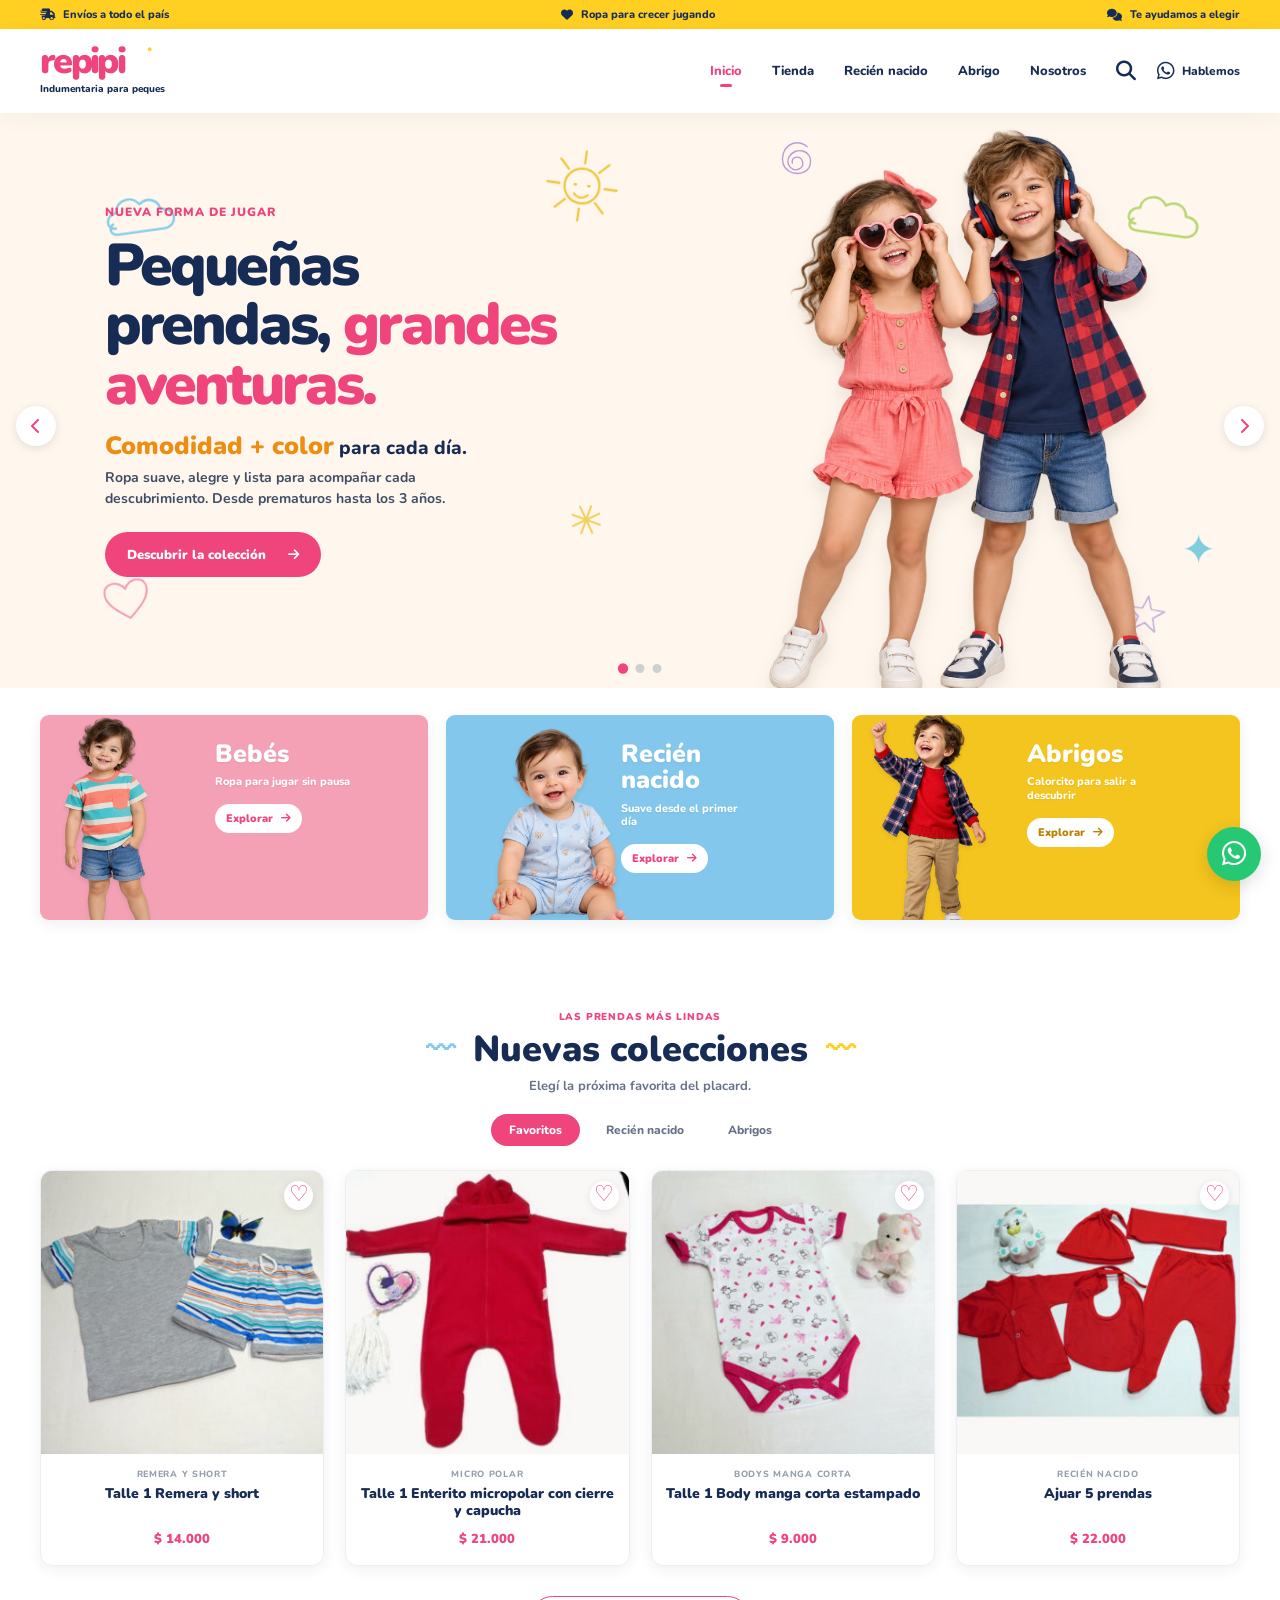
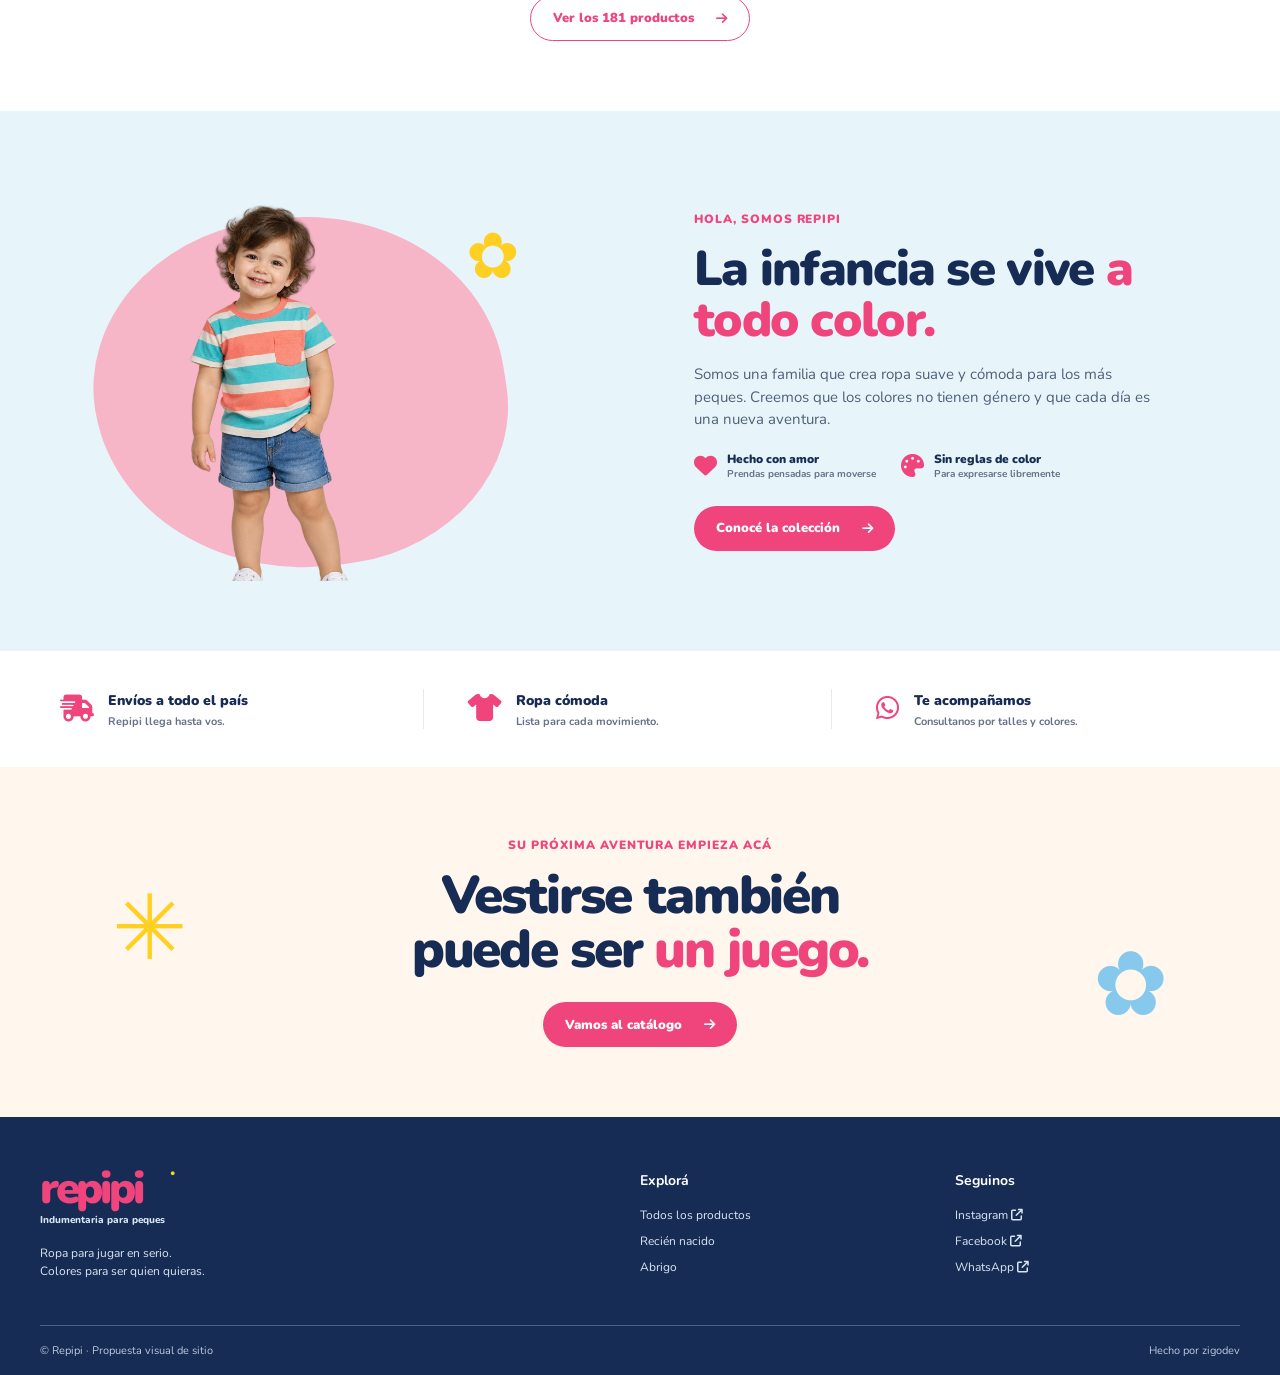
<file: index.html>
<!doctype html>
<html lang="es">
<head>
  <meta charset="utf-8"><meta name="viewport" content="width=device-width, initial-scale=1">
  <meta name="description" content="Repipi: ropa cómoda, colorida y divertida para bebés y peques. Descubrí prendas para jugar y crecer a tu manera.">
  <meta property="og:title" content="Repipi · Ropa divertida para peques">
  <title>Repipi · Ropa divertida para peques</title>
  <link rel="preconnect" href="https://fonts.googleapis.com"><link rel="preconnect" href="https://fonts.gstatic.com" crossorigin>
  <link href="https://fonts.googleapis.com/css2?family=Nunito:wght@400;500;600;700;800;900&display=swap" rel="stylesheet">
  <link rel="stylesheet" href="https://cdnjs.cloudflare.com/ajax/libs/font-awesome/6.6.0/css/all.min.css">
  <link rel="stylesheet" href="styles.css"><script src="products.js" defer></script><script src="main.js" defer></script>
</head>
<body data-page="home">
  <div class="announcement"><span><i class="fa-solid fa-truck-fast" aria-hidden="true"></i> Envíos a todo el país</span><span><i class="fa-solid fa-heart" aria-hidden="true"></i> Ropa para crecer jugando</span><span><i class="fa-solid fa-comments" aria-hidden="true"></i> Te ayudamos a elegir</span></div>
  <header class="site-header">
    <a class="wordmark" href="index.html" aria-label="Repipi, inicio">repipi<span>●</span><small>Indumentaria para peques</small></a>
    <nav class="desktop-nav" aria-label="Navegación principal"><a class="active" href="index.html">Inicio</a><a href="productos.html">Tienda</a><a href="productos.html?categoria=Recién%20nacido">Recién nacido</a><a href="productos.html?categoria=Abrigo">Abrigo</a><a href="#nosotros">Nosotros</a></nav>
    <div class="header-actions"><a class="header-search" href="productos.html" aria-label="Buscar productos"><i class="fa-solid fa-magnifying-glass" aria-hidden="true"></i></a><a class="header-whatsapp" href="https://wa.me/5491153770927" target="_blank" rel="noopener noreferrer" aria-label="Consultar por WhatsApp"><i class="fa-brands fa-whatsapp" aria-hidden="true"></i><span>Hablemos</span></a><button class="menu-toggle" type="button" aria-label="Abrir menú" aria-expanded="false"><i class="fa-solid fa-bars" aria-hidden="true"></i></button></div>
  </header>
  <nav class="mobile-nav" aria-label="Menú móvil" hidden><a href="index.html">Inicio</a><a href="productos.html">Tienda</a><a href="productos.html?categoria=Recién%20nacido">Recién nacido</a><a href="productos.html?categoria=Abrigo">Abrigo</a><a href="#nosotros">Nosotros</a></nav>
  <main>
    <section class="hero" aria-label="Presentación de Repipi">
      <div class="hero-main wrap">
        <div class="hero-copy fade-in"><p class="eyebrow" id="hero-eyebrow">NUEVA FORMA DE JUGAR</p><h1 id="hero-title">Pequeñas<br>prendas, <em>grandes<br>aventuras.</em></h1><p class="hero-highlight"><strong>Comodidad + color</strong> para cada día.</p><p class="hero-desc" id="hero-desc">Ropa suave, alegre y lista para acompañar cada descubrimiento. Desde prematuros hasta los 3 años.</p><a class="btn btn-pink" id="hero-cta" href="productos.html">Descubrir la colección <i class="fa-solid fa-arrow-right" aria-hidden="true"></i></a></div>
        <div class="hero-art fade-in"><img class="hero-kids" id="hero-image" src="assets/children/hero-duo.png" alt="Dos peques con ropa colorida disfrutando de la música"></div>
        <svg class="doodle doodle-cloud-left" viewBox="0 0 100 65" aria-hidden="true"><path d="M18 48C4 47 7 29 21 28c2-17 23-20 31-7 12-9 25-1 26 10 21 0 20 24 2 25H20c-9 0-12-9-5-14"/></svg>
        <svg class="doodle doodle-sun" viewBox="0 0 100 100" aria-hidden="true"><circle cx="50" cy="50" r="23"/><path d="M50 4v16M50 80v16M4 50h16M80 50h16M18 18l12 12m40 40 12 12m0-64L70 30M30 70 18 82"/><path d="M40 49h2m16 0h2M41 61c5 6 13 6 18 0"/></svg>
        <svg class="doodle doodle-heart" viewBox="0 0 90 80" aria-hidden="true"><path d="M45 70C27 56 10 42 12 26c2-16 23-18 33-2 10-16 31-14 33 2 2 16-15 30-33 44Z"/></svg>
        <svg class="doodle doodle-star" viewBox="0 0 90 90" aria-hidden="true"><path d="m45 8 9 26 28 1-22 17 8 27-23-16-23 16 8-27L8 35l28-1Z"/></svg>
        <svg class="doodle doodle-swirl" viewBox="0 0 100 100" aria-hidden="true"><path d="M72 23C43 0 11 28 20 61c8 26 54 29 59-1 5-31-34-37-46-15-9 17 7 35 23 26 12-7 6-25-6-25-8 0-12 6-10 13"/></svg>
        <svg class="doodle doodle-cloud-right" viewBox="0 0 100 65" aria-hidden="true"><path d="M18 48C4 47 7 29 21 28c2-17 23-20 31-7 12-9 25-1 26 10 21 0 20 24 2 25H20c-9 0-12-9-5-14"/></svg>
        <span class="hero-spark spark-one" aria-hidden="true">✳</span><span class="hero-spark spark-two" aria-hidden="true">✦</span>
      </div>
      <button class="hero-arrow hero-prev" type="button" aria-label="Anterior propuesta"><i class="fa-solid fa-chevron-left" aria-hidden="true"></i></button><button class="hero-arrow hero-next" type="button" aria-label="Siguiente propuesta"><i class="fa-solid fa-chevron-right" aria-hidden="true"></i></button>
      <div class="hero-dots" aria-label="Elegir propuesta"><button class="active" type="button" aria-label="Ver propuesta 1" aria-pressed="true"></button><button type="button" aria-label="Ver propuesta 2" aria-pressed="false"></button><button type="button" aria-label="Ver propuesta 3" aria-pressed="false"></button></div>
    </section>
    <section class="category-section" id="categorias"><div class="wrap category-grid"><a class="category-card cat-bebes fade-in" href="productos.html?categoria=Bebés"><img src="assets/children/category-bebes.png" alt="Peque con remera a rayas"><span class="category-copy"><strong>Bebés</strong><small>Ropa para jugar sin pausa</small><span>Explorar <i class="fa-solid fa-arrow-right" aria-hidden="true"></i></span></span></a><a class="category-card cat-nacido fade-in" href="productos.html?categoria=Recién%20nacido"><img src="assets/children/category-recien-nacido.png" alt="Bebé con enterito celeste"><span class="category-copy"><strong>Recién<br>nacido</strong><small>Suave desde el primer día</small><span>Explorar <i class="fa-solid fa-arrow-right" aria-hidden="true"></i></span></span></a><a class="category-card cat-abrigo fade-in" href="productos.html?categoria=Abrigo"><img src="assets/children/category-abrigo.png" alt="Peque con abrigo a cuadros"><span class="category-copy"><strong>Abrigos</strong><small>Calorcito para salir a descubrir</small><span>Explorar <i class="fa-solid fa-arrow-right" aria-hidden="true"></i></span></span></a></div></section>
    <section class="featured-section section-pad"><div class="wrap"><div class="section-heading centered fade-in"><p class="eyebrow">LAS PRENDAS MÁS LINDAS</p><h2><span class="heading-squiggle">〰</span> Nuevas colecciones <span class="heading-squiggle">〰</span></h2><p>Elegí la próxima favorita del placard.</p></div><div class="collection-tabs fade-in" role="group" aria-label="Filtrar colección destacada"><button class="active" type="button" data-feature="favoritos" aria-pressed="true">Favoritos</button><button type="button" data-feature="recien" aria-pressed="false">Recién nacido</button><button type="button" data-feature="abrigo" aria-pressed="false">Abrigos</button></div><div class="product-grid featured-grid" id="featured-products"></div><div class="center-cta fade-in"><a class="btn btn-outline" href="productos.html">Ver los 181 productos <i class="fa-solid fa-arrow-right" aria-hidden="true"></i></a></div></div></section>
    <section class="manifesto section-pad" id="nosotros"><div class="wrap manifesto-layout"><div class="manifesto-art fade-in"><span class="manifesto-blob"></span><img src="assets/children/category-bebes.png" alt="Peque con ropa colorida de inspiración Repipi"><span class="manifesto-flower" aria-hidden="true">✿</span></div><div class="manifesto-copy fade-in"><p class="eyebrow">HOLA, SOMOS REPIPI</p><h2>La infancia se vive <em>a todo color.</em></h2><p>Somos una familia que crea ropa suave y cómoda para los más peques. Creemos que los colores no tienen género y que cada día es una nueva aventura.</p><div class="manifesto-points"><div><i class="fa-solid fa-heart" aria-hidden="true"></i><span><strong>Hecho con amor</strong><small>Prendas pensadas para moverse</small></span></div><div><i class="fa-solid fa-palette" aria-hidden="true"></i><span><strong>Sin reglas de color</strong><small>Para expresarse libremente</small></span></div></div><a class="btn btn-pink" href="productos.html">Conocé la colección <i class="fa-solid fa-arrow-right" aria-hidden="true"></i></a></div></div></section>
    <section class="benefits"><div class="wrap benefits-grid"><div class="benefit fade-in"><i class="fa-solid fa-truck-fast" aria-hidden="true"></i><div><strong>Envíos a todo el país</strong><p>Repipi llega hasta vos.</p></div></div><div class="benefit fade-in"><i class="fa-solid fa-shirt" aria-hidden="true"></i><div><strong>Ropa cómoda</strong><p>Lista para cada movimiento.</p></div></div><div class="benefit fade-in"><i class="fa-brands fa-whatsapp" aria-hidden="true"></i><div><strong>Te acompañamos</strong><p>Consultanos por talles y colores.</p></div></div></div></section>
    <section class="last-cta section-pad"><div class="wrap fade-in"><span class="cta-doodle">✳</span><p class="eyebrow">SU PRÓXIMA AVENTURA EMPIEZA ACÁ</p><h2>Vestirse también<br>puede ser <em>un juego.</em></h2><a class="btn btn-pink" href="productos.html">Vamos al catálogo <i class="fa-solid fa-arrow-right" aria-hidden="true"></i></a><span class="cta-flower">✿</span></div></section>
  </main>
  <footer class="site-footer"><div class="wrap footer-main"><div><a class="wordmark footer-wordmark" href="index.html">repipi<span>●</span><small>Indumentaria para peques</small></a><p>Ropa para jugar en serio.<br>Colores para ser quien quieras.</p></div><div><strong>Explorá</strong><a href="productos.html">Todos los productos</a><a href="productos.html?categoria=Recién%20nacido">Recién nacido</a><a href="productos.html?categoria=Abrigo">Abrigo</a></div><div><strong>Seguinos</strong><a href="https://www.instagram.com/repipibebes/" target="_blank" rel="noopener noreferrer">Instagram <i class="fa-solid fa-arrow-up-right-from-square" aria-hidden="true"></i></a><a href="https://www.facebook.com/repipibebes/" target="_blank" rel="noopener noreferrer">Facebook <i class="fa-solid fa-arrow-up-right-from-square" aria-hidden="true"></i></a><a href="https://wa.me/5491153770927" target="_blank" rel="noopener noreferrer">WhatsApp <i class="fa-solid fa-arrow-up-right-from-square" aria-hidden="true"></i></a></div></div><div class="wrap footer-bottom"><span>© Repipi · Propuesta visual de sitio</span><span>Hecho por <a href="https://zigodev.com.ar" target="_blank" rel="noopener noreferrer">zigodev</a></span></div></footer>
  <a class="floating-wa" href="https://wa.me/5491153770927" target="_blank" rel="noopener noreferrer" aria-label="Consultar a Repipi por WhatsApp"><i class="fa-brands fa-whatsapp" aria-hidden="true"></i></a>
</body></html>
</file>
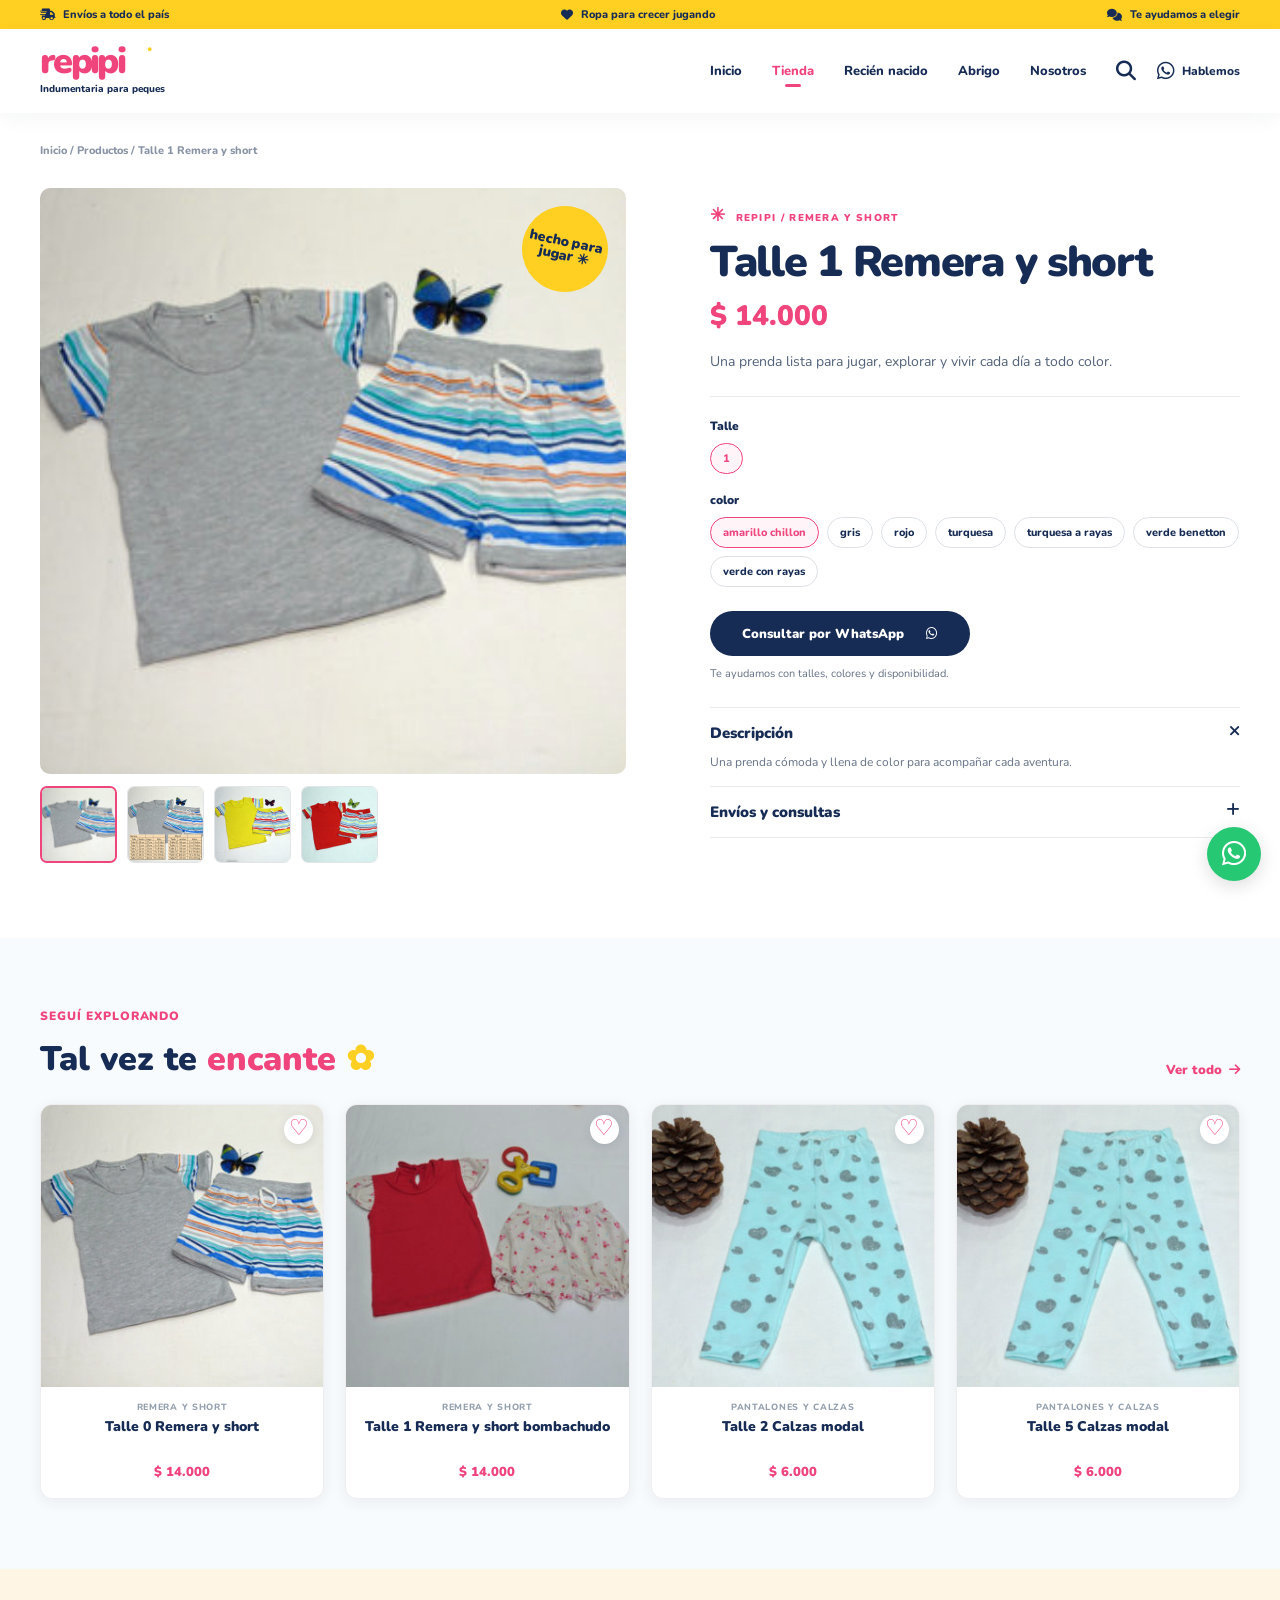
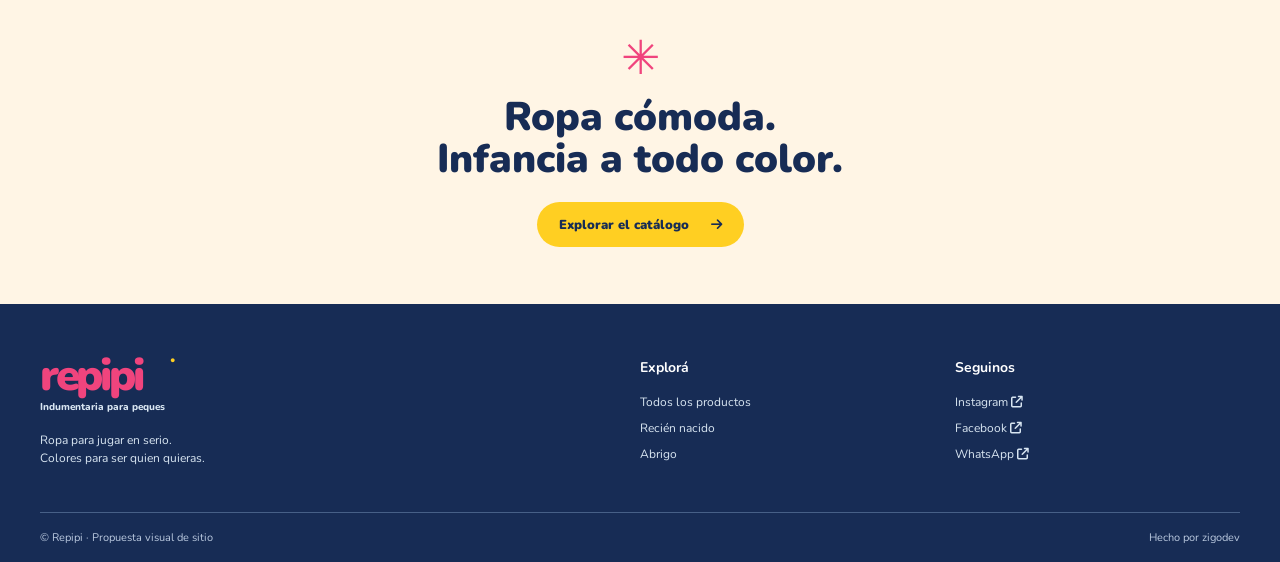
<file: producto.html>
<!doctype html><html lang="es"><head><meta charset="utf-8"><meta name="viewport" content="width=device-width, initial-scale=1"><meta name="description" content="Descubrí cada detalle de los productos Repipi, indumentaria cómoda y divertida para los más peques."><meta property="og:title" content="Detalle de producto · Repipi"><title>Detalle de producto · Repipi</title><link rel="preconnect" href="https://fonts.googleapis.com"><link rel="preconnect" href="https://fonts.gstatic.com" crossorigin><link href="https://fonts.googleapis.com/css2?family=Nunito:wght@400;500;600;700;800;900&display=swap" rel="stylesheet"><link rel="stylesheet" href="https://cdnjs.cloudflare.com/ajax/libs/font-awesome/6.6.0/css/all.min.css"><link rel="stylesheet" href="styles.css"><script src="products.js" defer></script><script src="main.js" defer></script></head><body data-page="product">
<div class="announcement"><span><i class="fa-solid fa-truck-fast" aria-hidden="true"></i> Envíos a todo el país</span><span><i class="fa-solid fa-heart" aria-hidden="true"></i> Ropa para crecer jugando</span><span><i class="fa-solid fa-comments" aria-hidden="true"></i> Te ayudamos a elegir</span></div>
<header class="site-header"><a class="wordmark" href="index.html" aria-label="Repipi, inicio">repipi<span>●</span><small>Indumentaria para peques</small></a><nav class="desktop-nav" aria-label="Navegación principal"><a href="index.html">Inicio</a><a class="active" href="productos.html">Tienda</a><a href="productos.html?categoria=Recién%20nacido">Recién nacido</a><a href="productos.html?categoria=Abrigo">Abrigo</a><a href="index.html#nosotros">Nosotros</a></nav><div class="header-actions"><a class="header-search" href="productos.html" aria-label="Buscar productos"><i class="fa-solid fa-magnifying-glass" aria-hidden="true"></i></a><a class="header-whatsapp" href="https://wa.me/5491153770927" target="_blank" rel="noopener noreferrer" aria-label="Consultar por WhatsApp"><i class="fa-brands fa-whatsapp" aria-hidden="true"></i><span>Hablemos</span></a><button class="menu-toggle" type="button" aria-label="Abrir menú" aria-expanded="false"><i class="fa-solid fa-bars" aria-hidden="true"></i></button></div></header>
<nav class="mobile-nav" aria-label="Menú móvil" hidden><a href="index.html">Inicio</a><a href="productos.html">Tienda</a><a href="productos.html?categoria=Recién%20nacido">Recién nacido</a><a href="productos.html?categoria=Abrigo">Abrigo</a><a href="index.html#nosotros">Nosotros</a></nav>
<main><section class="product-detail wrap"><p class="breadcrumbs fade-in"><a href="index.html">Inicio</a> / <a href="productos.html">Productos</a> / <span id="crumb-name">Detalle</span></p><div class="detail-layout"><div class="detail-gallery fade-in"><div class="main-image-frame"><img id="main-product-image" src="assets/hero-conjunto.jpg" alt="Producto Repipi"><span class="gallery-sticker">hecho para<br>jugar ✳</span></div><div class="thumb-row" id="gallery-thumbs"></div></div><div class="detail-copy fade-in"><div class="detail-eyebrow"><span>✳</span> REPIPI / <span id="product-category">BEBÉS</span></div><h1 id="product-name">Conjunto remera y short</h1><p class="detail-price" id="product-price">$14.000</p><p class="detail-intro">Una prenda lista para jugar, explorar y vivir cada día a todo color.</p><div id="product-options" class="product-options"></div><div class="detail-actions"><a class="btn btn-dark" id="inquire-link" href="https://wa.me/5491153770927" target="_blank" rel="noopener noreferrer">Consultar por WhatsApp <i class="fa-brands fa-whatsapp" aria-hidden="true"></i></a><p>Te ayudamos con talles, colores y disponibilidad.</p></div><div class="detail-accordions"><details open><summary>Descripción <i class="fa-solid fa-plus" aria-hidden="true"></i></summary><p id="product-description">Prenda cómoda y colorida para los más peques.</p></details><details><summary>Envíos y consultas <i class="fa-solid fa-plus" aria-hidden="true"></i></summary><p>Consultanos por WhatsApp para conocer las opciones de envío a todo el país y confirmar disponibilidad.</p></details></div></div></div></section><section class="related-section section-pad"><div class="wrap"><div class="section-heading fade-in"><div><p class="eyebrow">SEGUÍ EXPLORANDO</p><h2>Tal vez te <span>encante</span> <span class="asterisk">✿</span></h2></div><a class="text-link" href="productos.html">Ver todo <i class="fa-solid fa-arrow-right" aria-hidden="true"></i></a></div><div class="product-grid related-grid" id="related-products"></div></div></section><section class="product-cta"><div class="wrap fade-in"><span>✳</span><h2>Ropa cómoda.<br>Infancia a todo color.</h2><a class="btn btn-yellow" href="productos.html">Explorar el catálogo <i class="fa-solid fa-arrow-right" aria-hidden="true"></i></a></div></section></main>
<footer class="site-footer"><div class="wrap footer-main"><div><a class="wordmark footer-wordmark" href="index.html">repipi<span>●</span><small>Indumentaria para peques</small></a><p>Ropa para jugar en serio.<br>Colores para ser quien quieras.</p></div><div><strong>Explorá</strong><a href="productos.html">Todos los productos</a><a href="productos.html?categoria=Recién%20nacido">Recién nacido</a><a href="productos.html?categoria=Abrigo">Abrigo</a></div><div><strong>Seguinos</strong><a href="https://www.instagram.com/repipibebes/" target="_blank" rel="noopener noreferrer">Instagram <i class="fa-solid fa-arrow-up-right-from-square" aria-hidden="true"></i></a><a href="https://www.facebook.com/repipibebes/" target="_blank" rel="noopener noreferrer">Facebook <i class="fa-solid fa-arrow-up-right-from-square" aria-hidden="true"></i></a><a href="https://wa.me/5491153770927" target="_blank" rel="noopener noreferrer">WhatsApp <i class="fa-solid fa-arrow-up-right-from-square" aria-hidden="true"></i></a></div></div><div class="wrap footer-bottom"><span>© Repipi · Propuesta visual de sitio</span><span>Hecho por <a href="https://zigodev.com.ar" target="_blank" rel="noopener noreferrer">zigodev</a></span></div></footer><a class="floating-wa" href="https://wa.me/5491153770927" target="_blank" rel="noopener noreferrer" aria-label="Consultar a Repipi por WhatsApp"><i class="fa-brands fa-whatsapp" aria-hidden="true"></i></a></body></html>
</file>
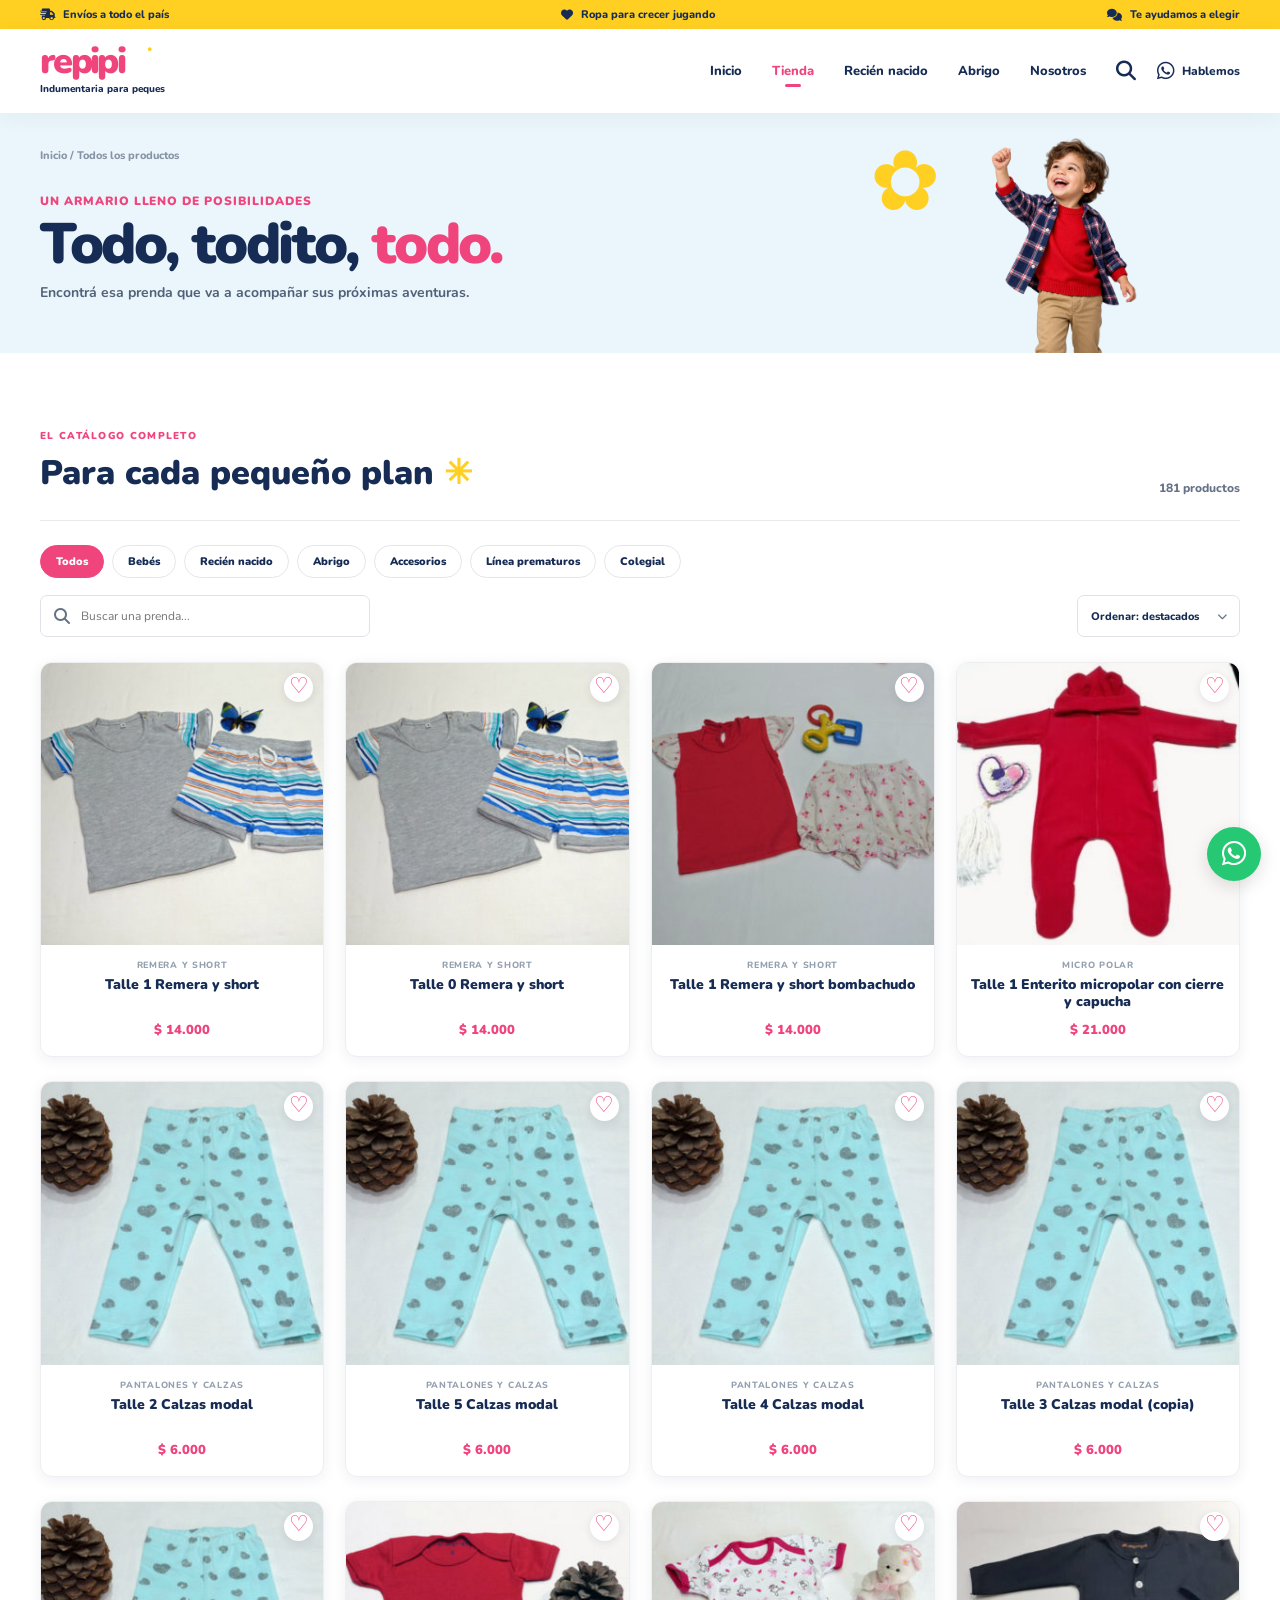
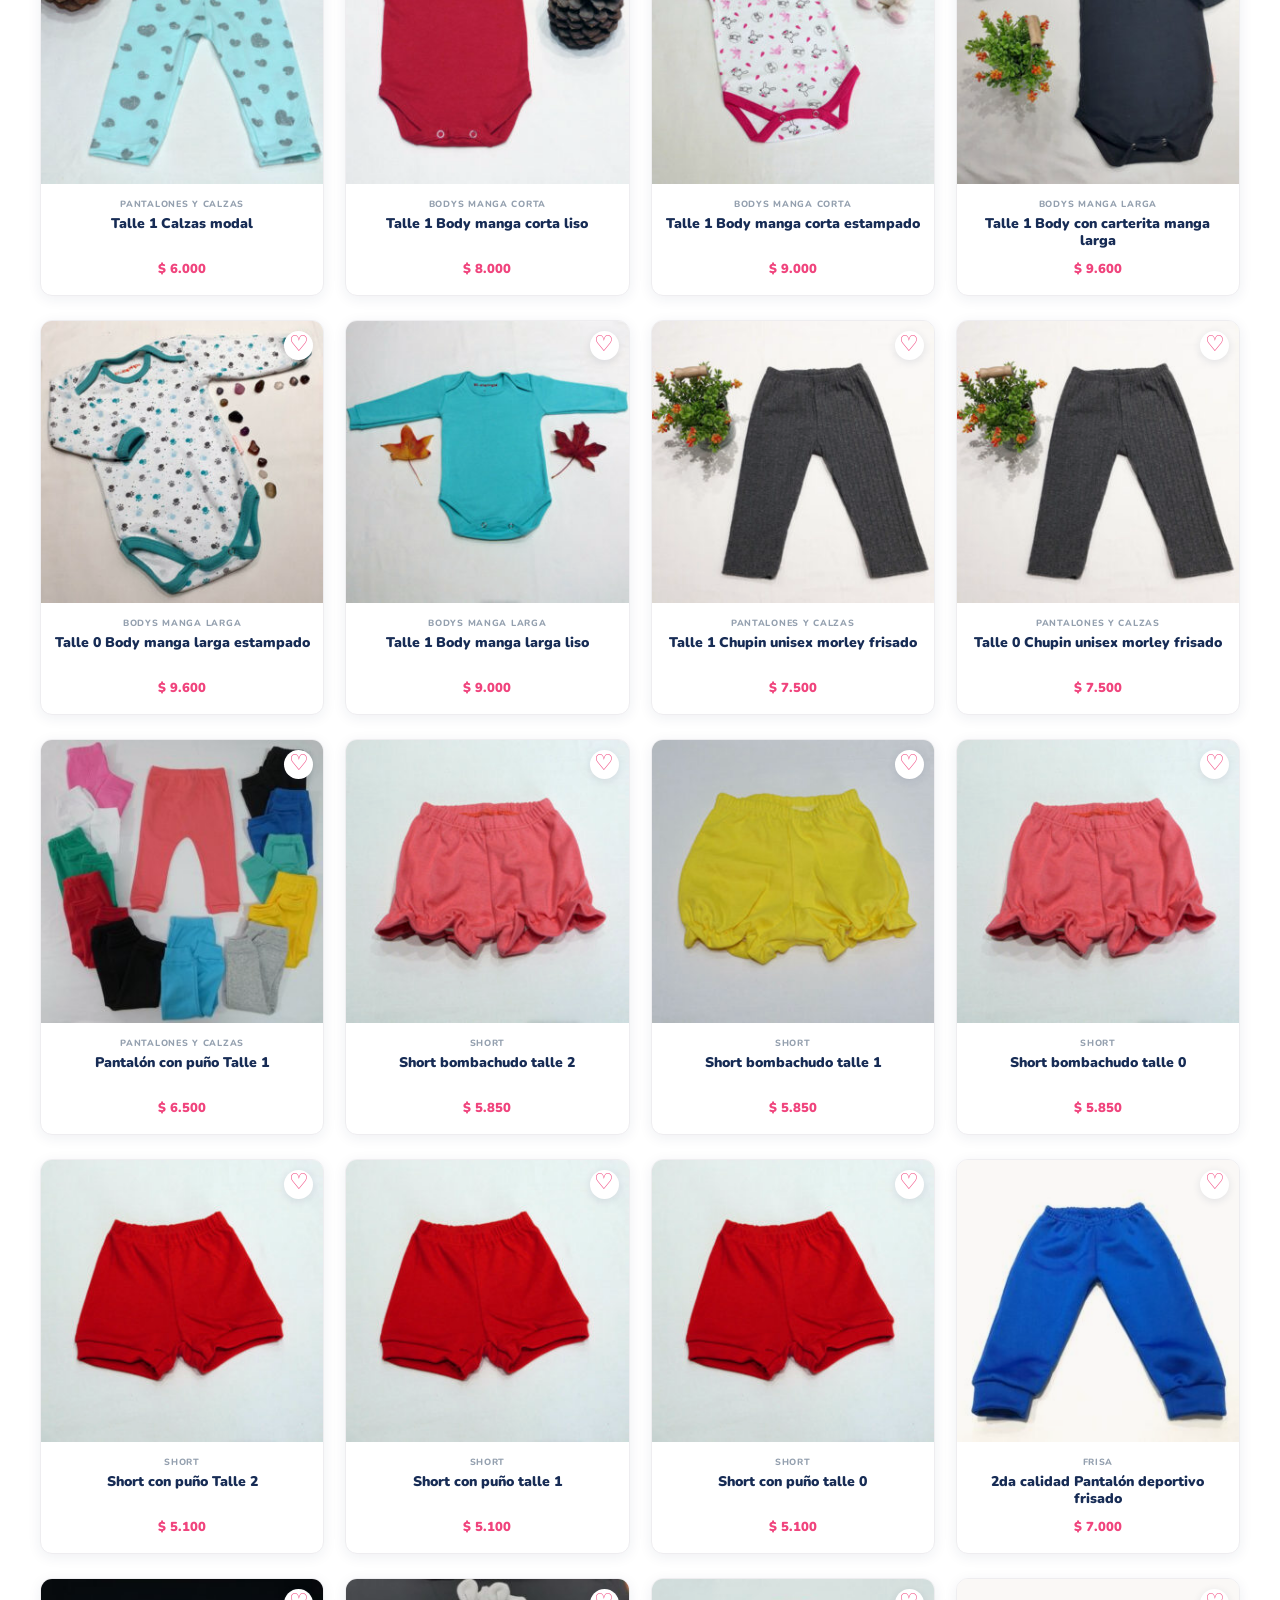
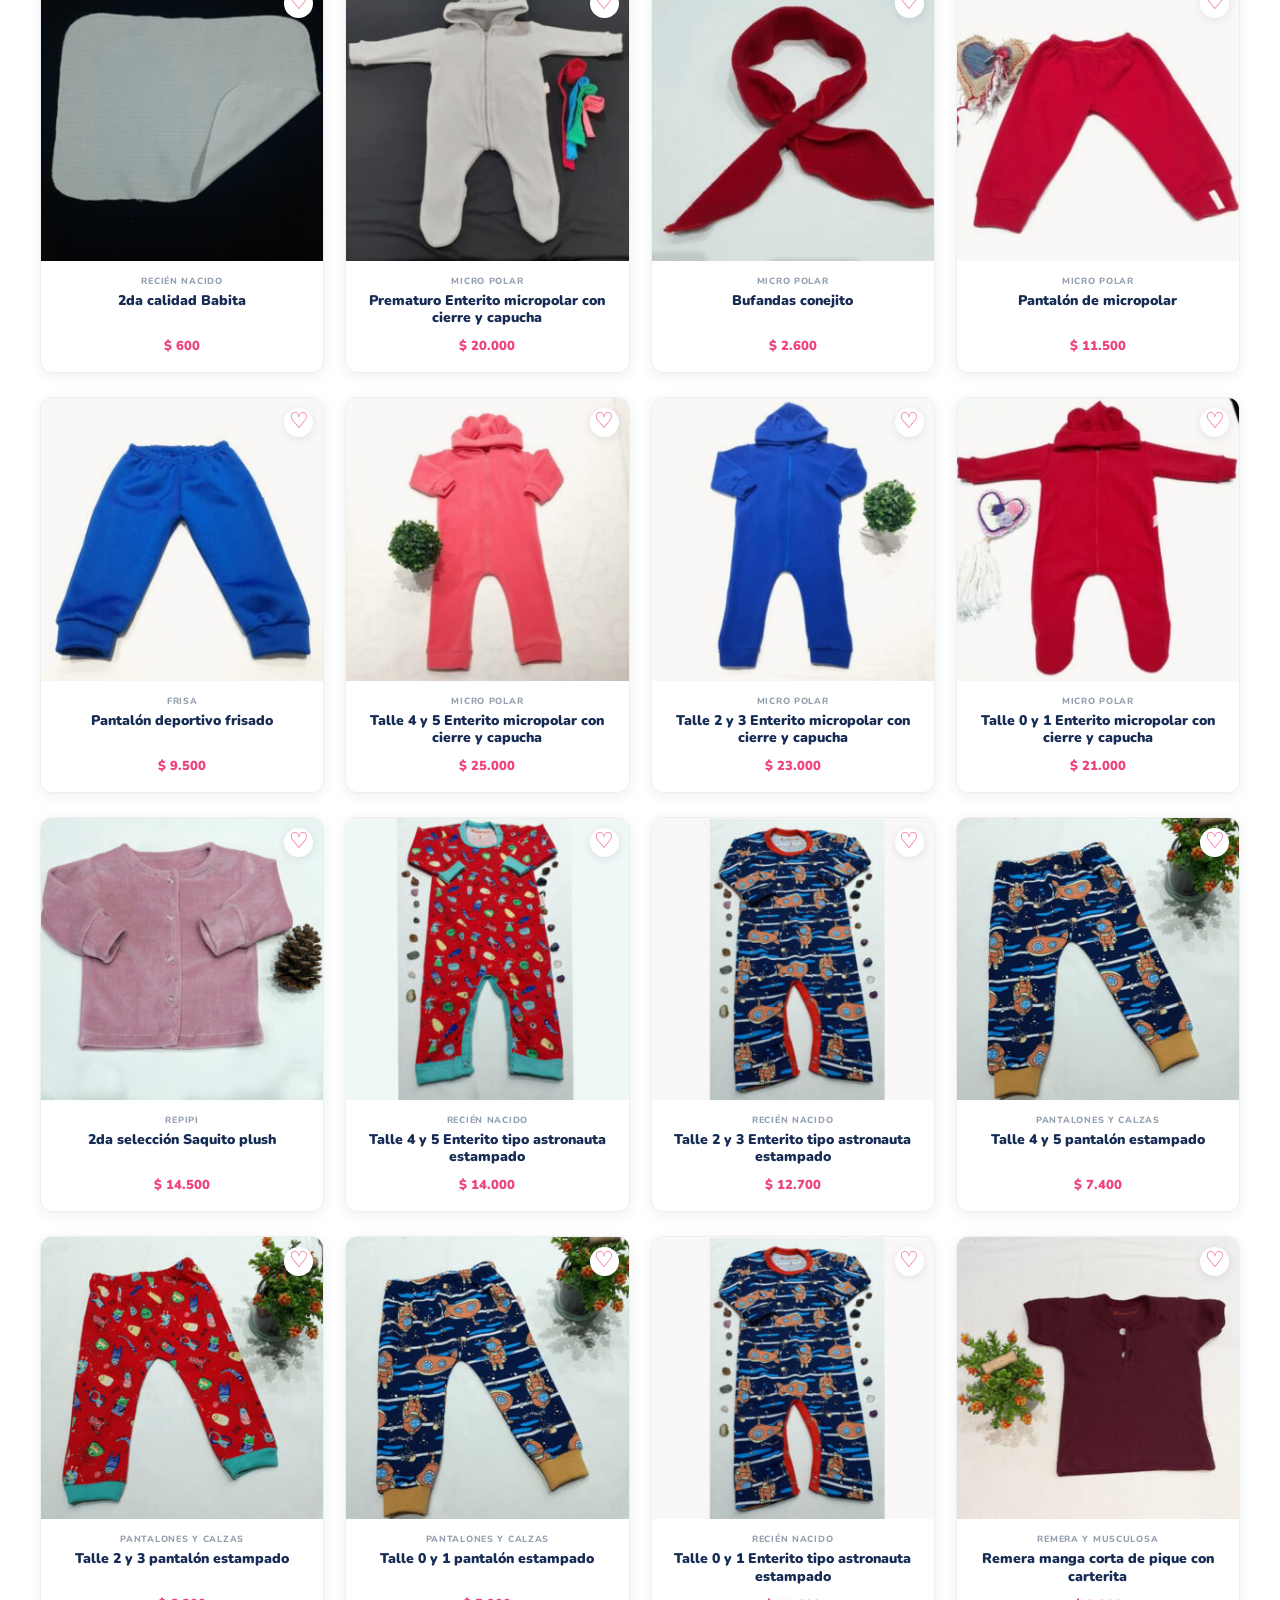
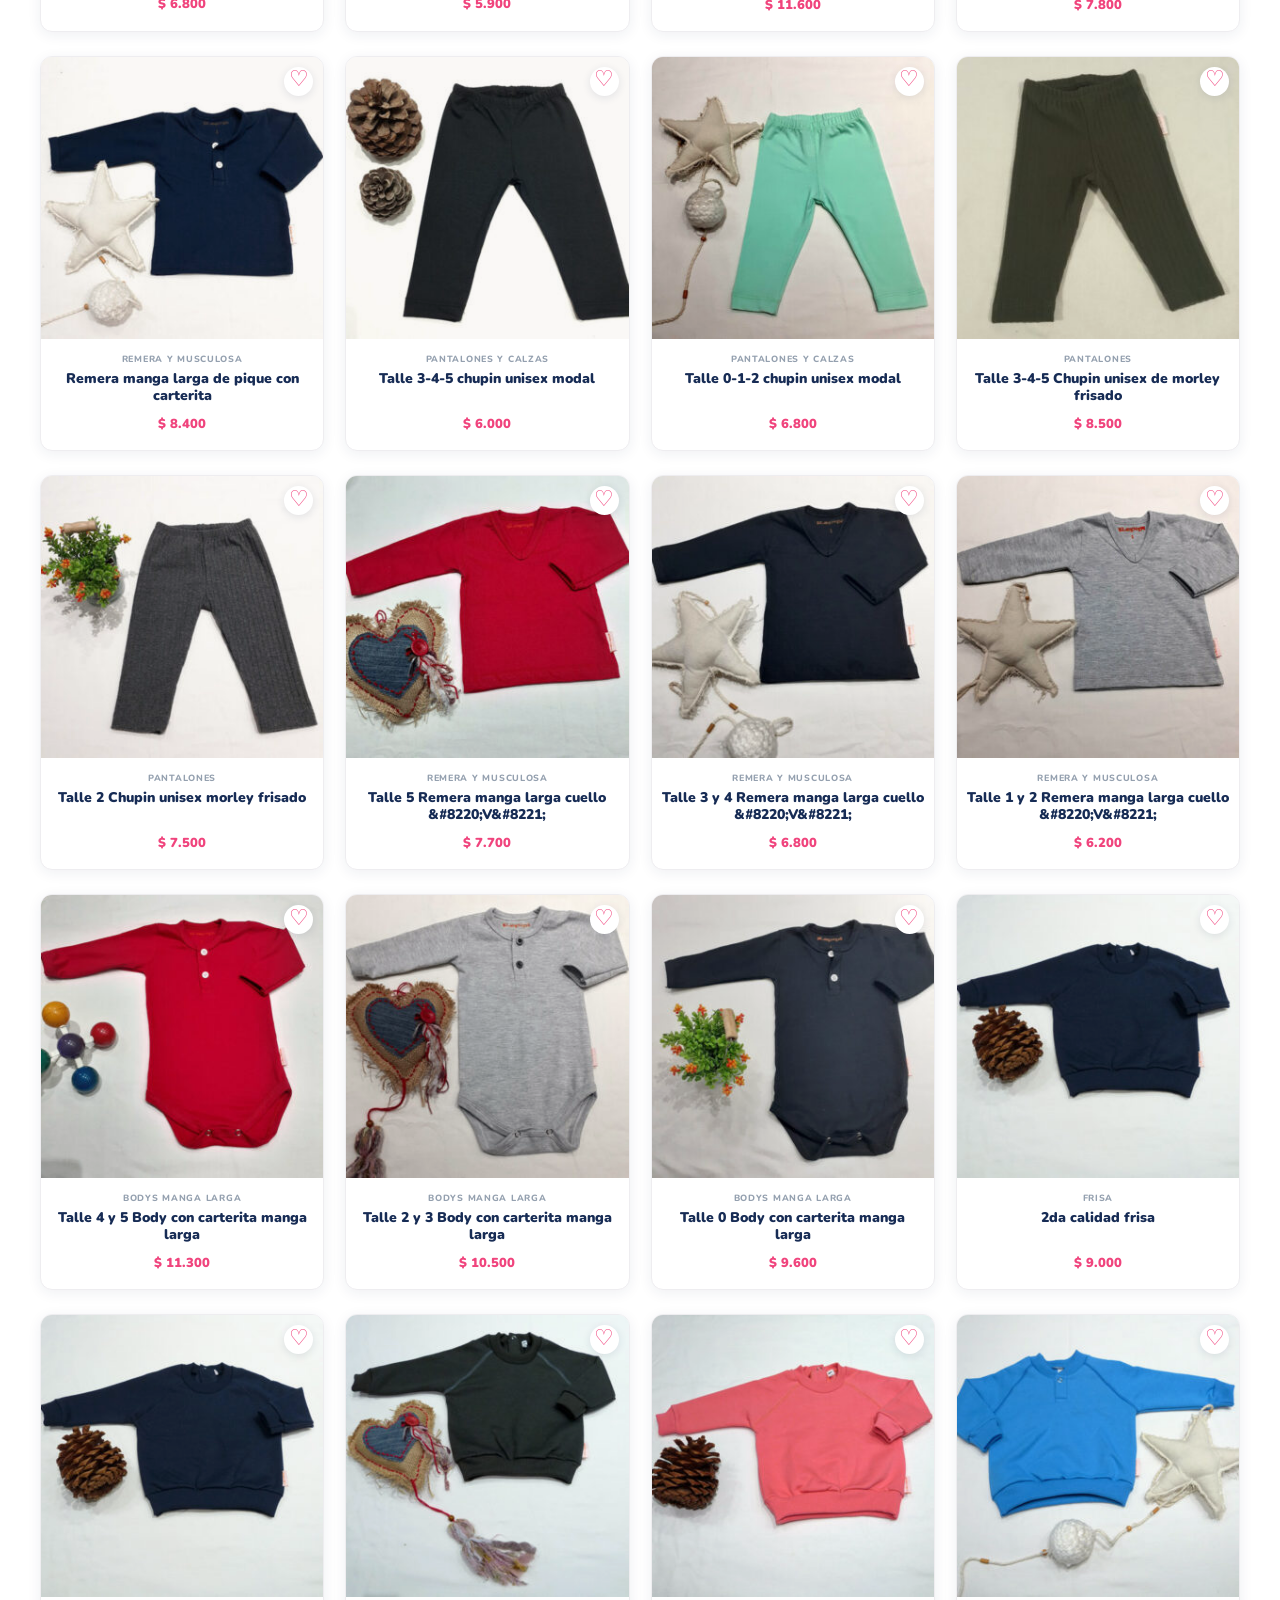
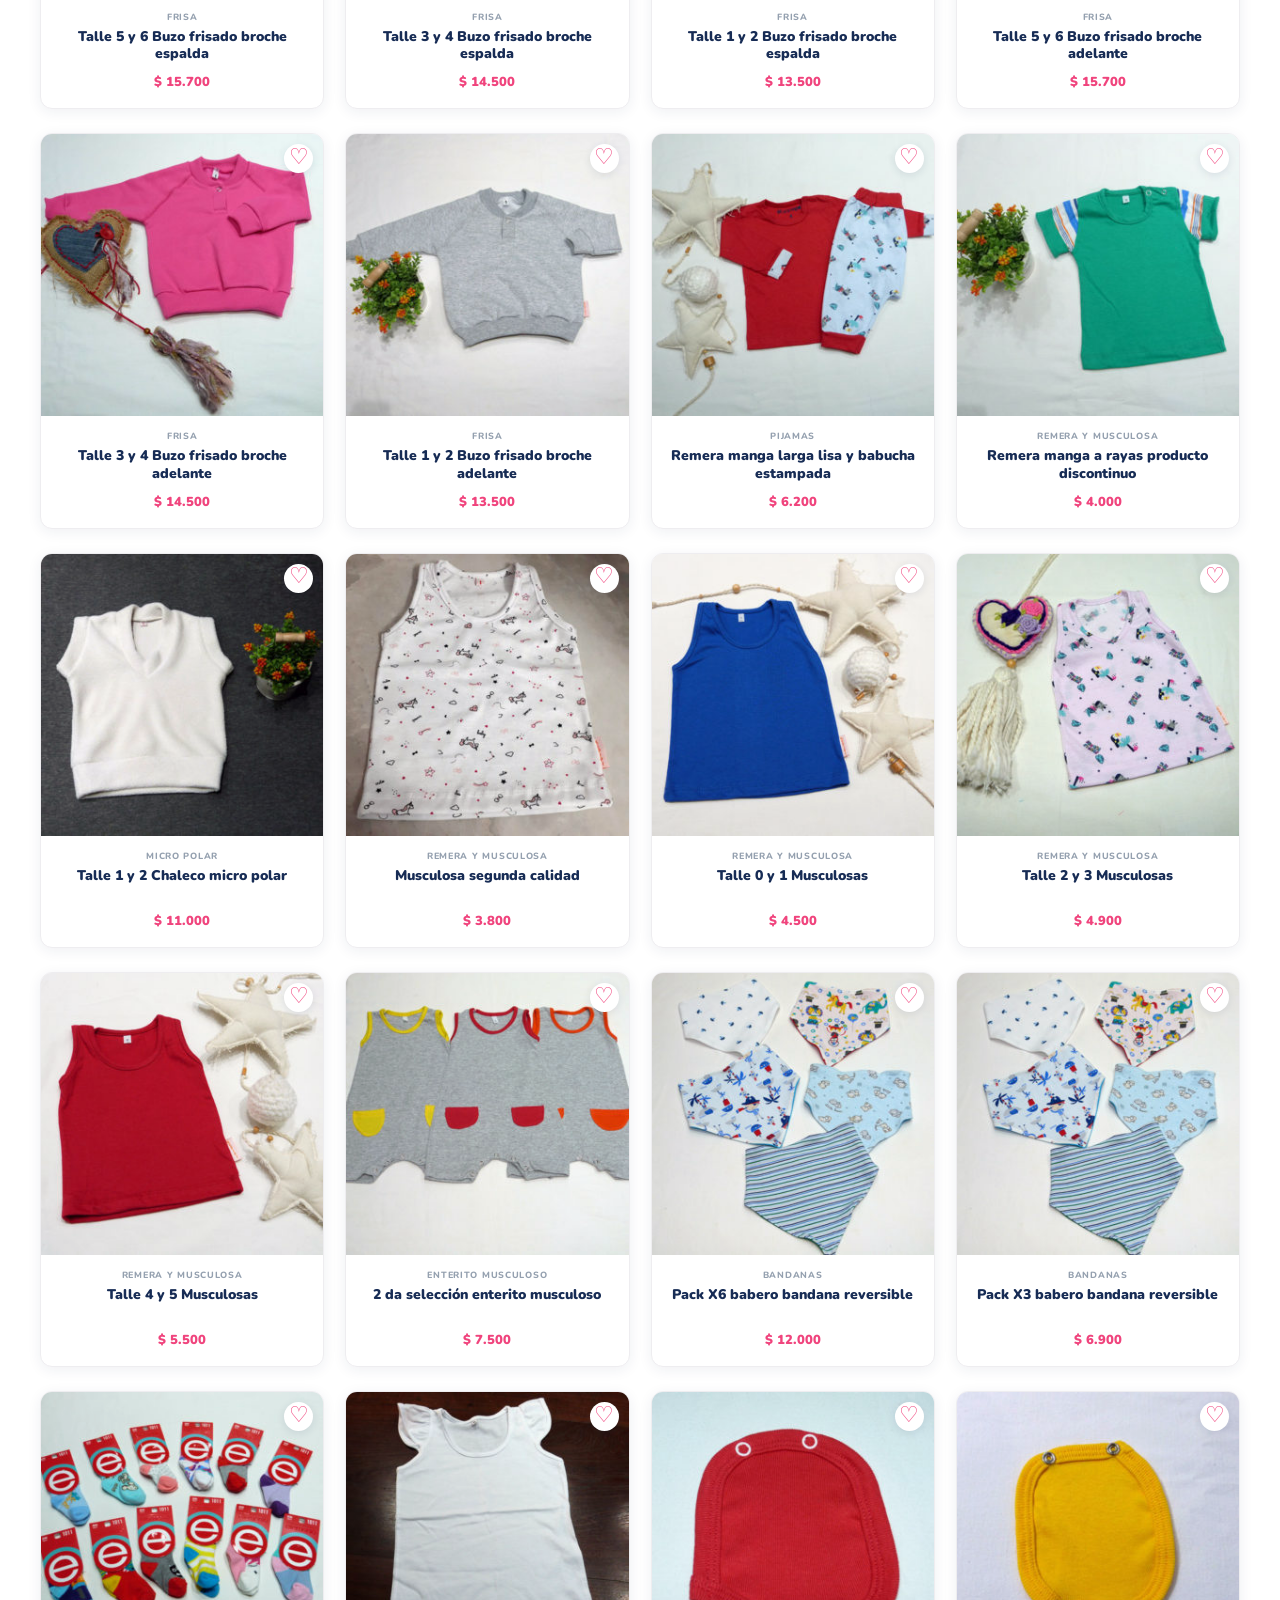
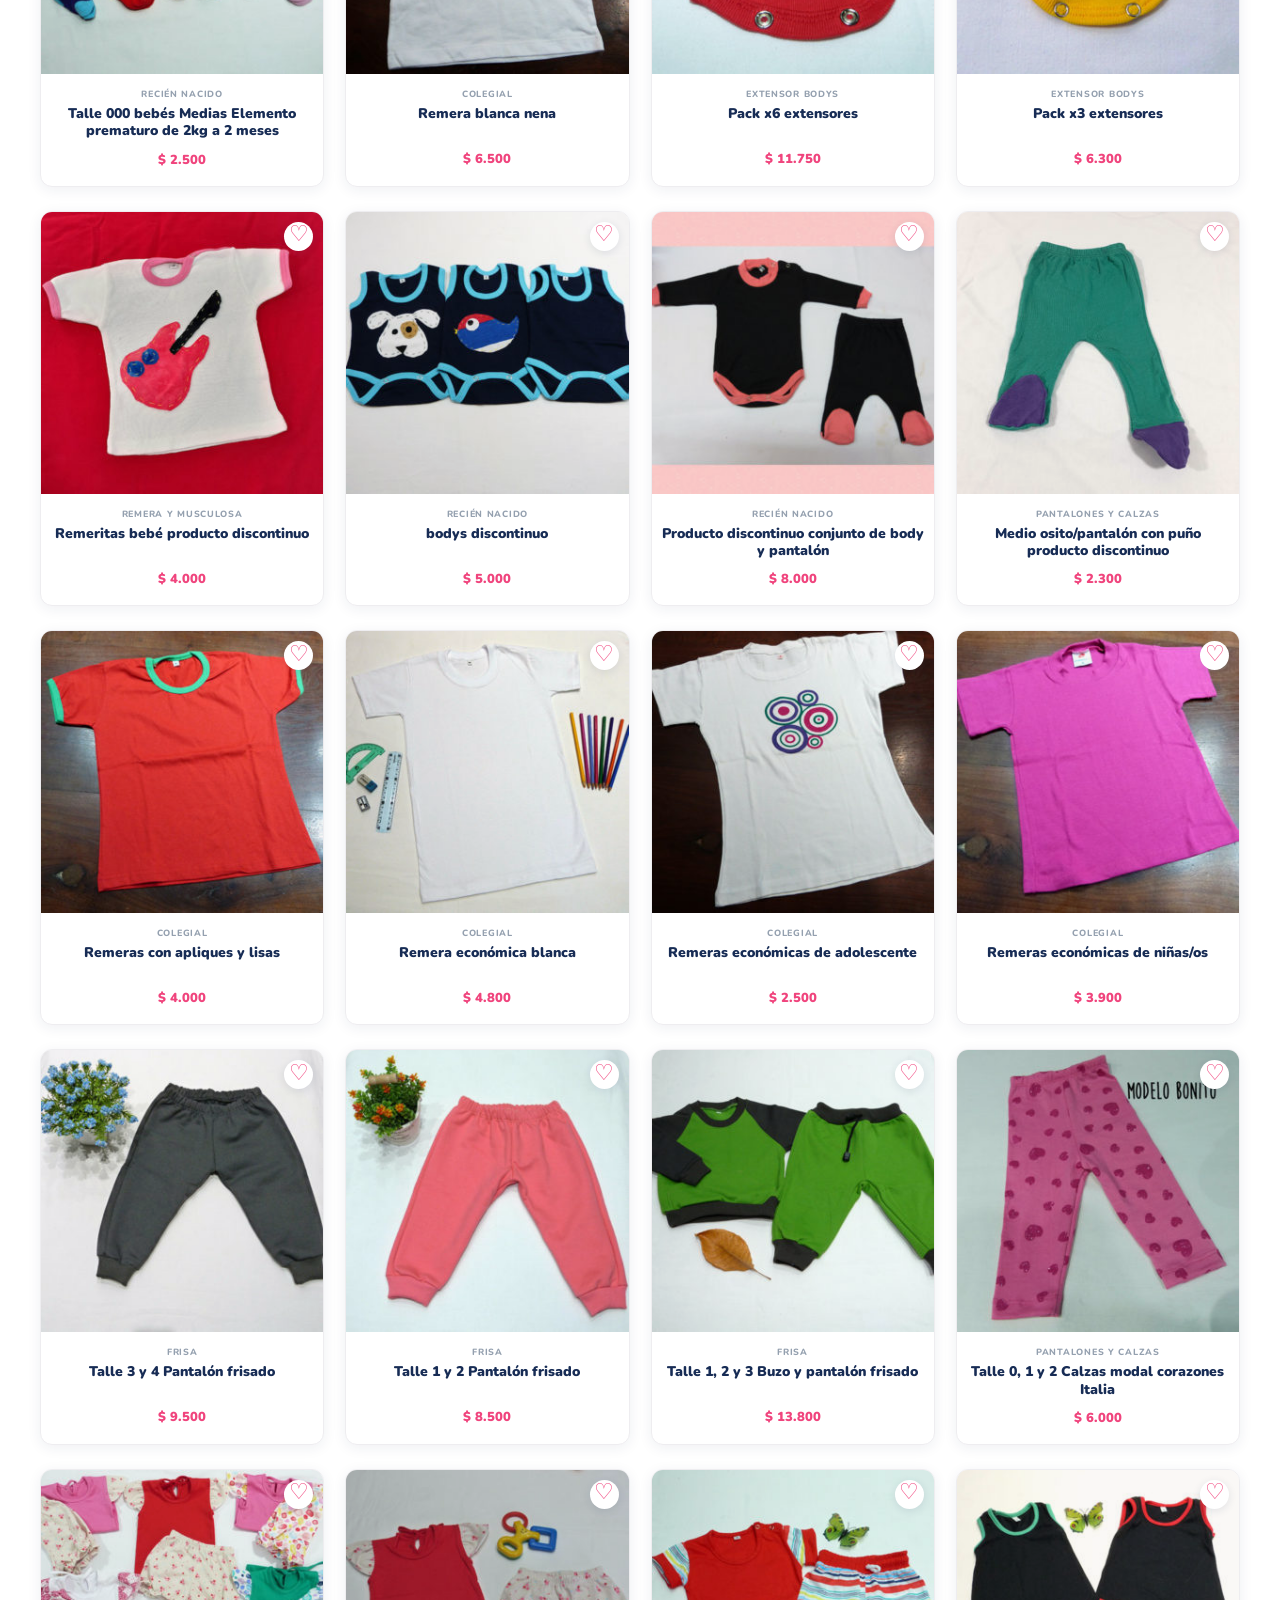
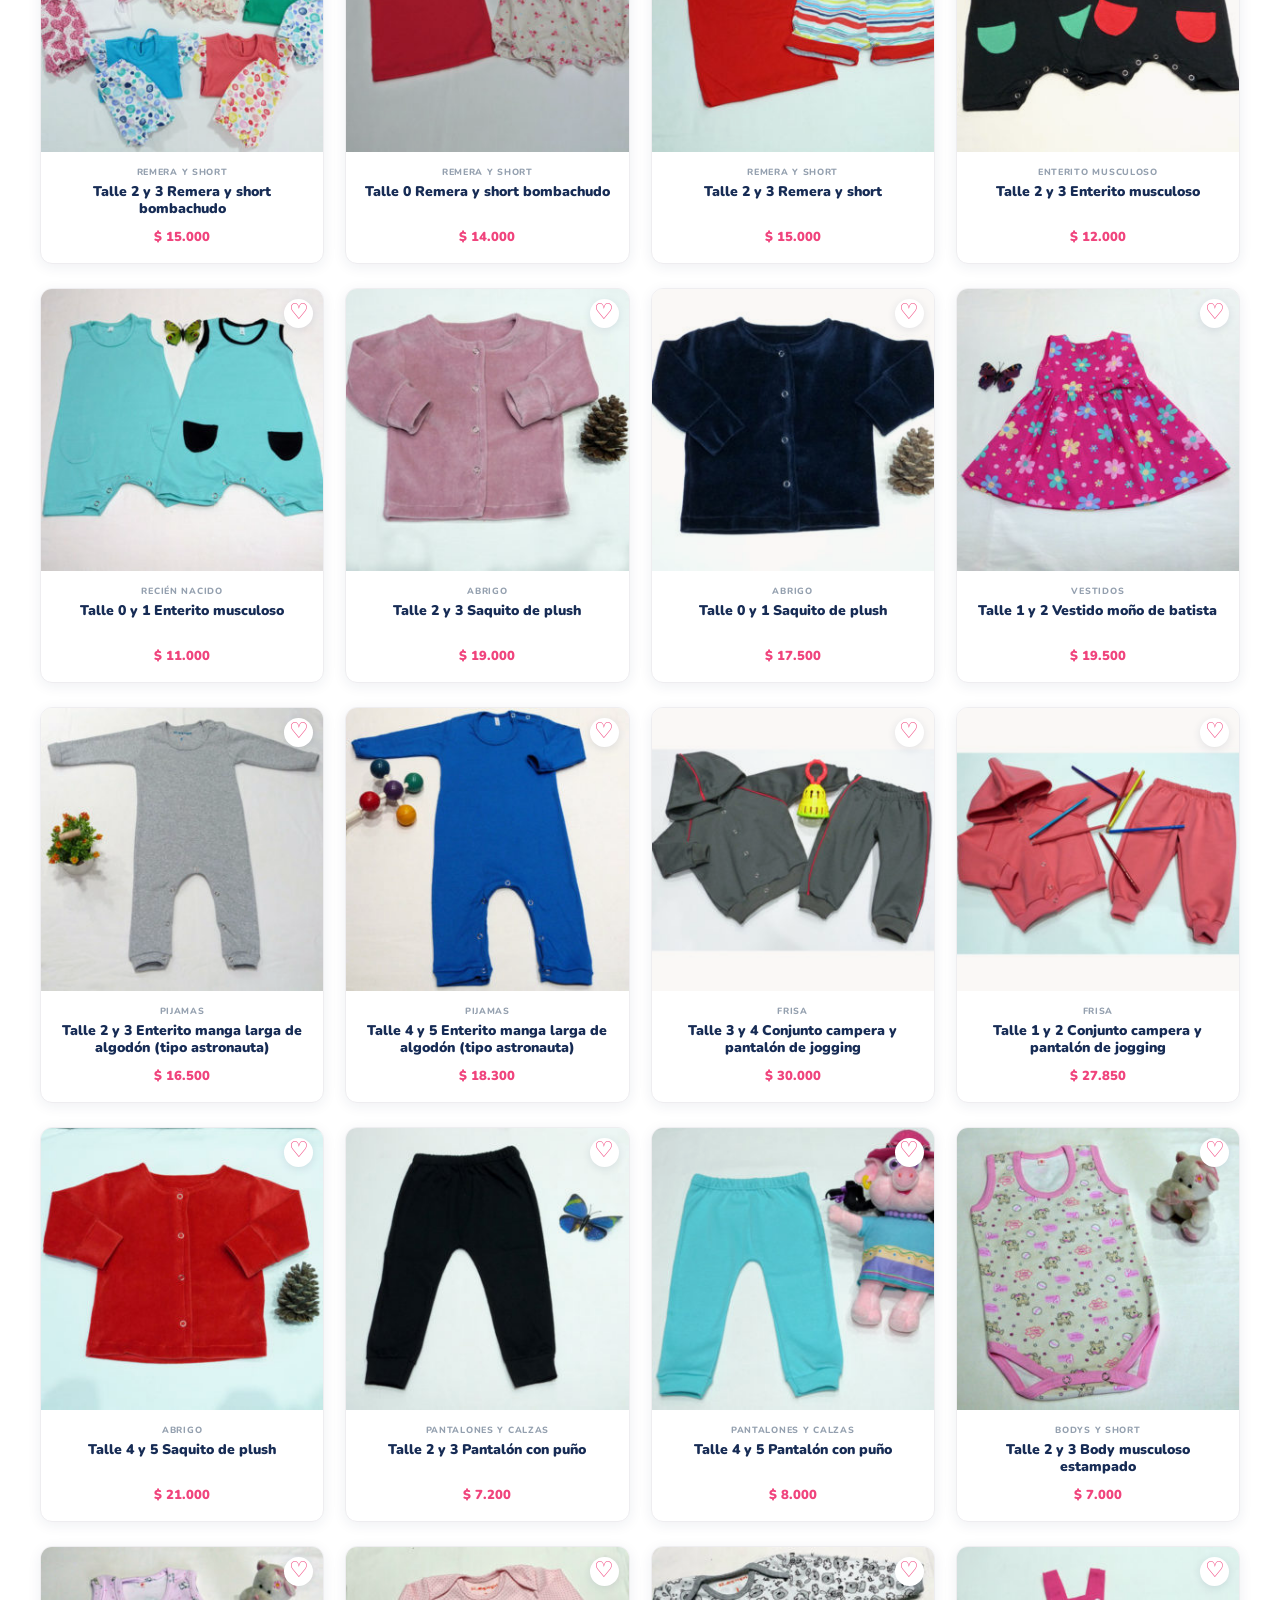
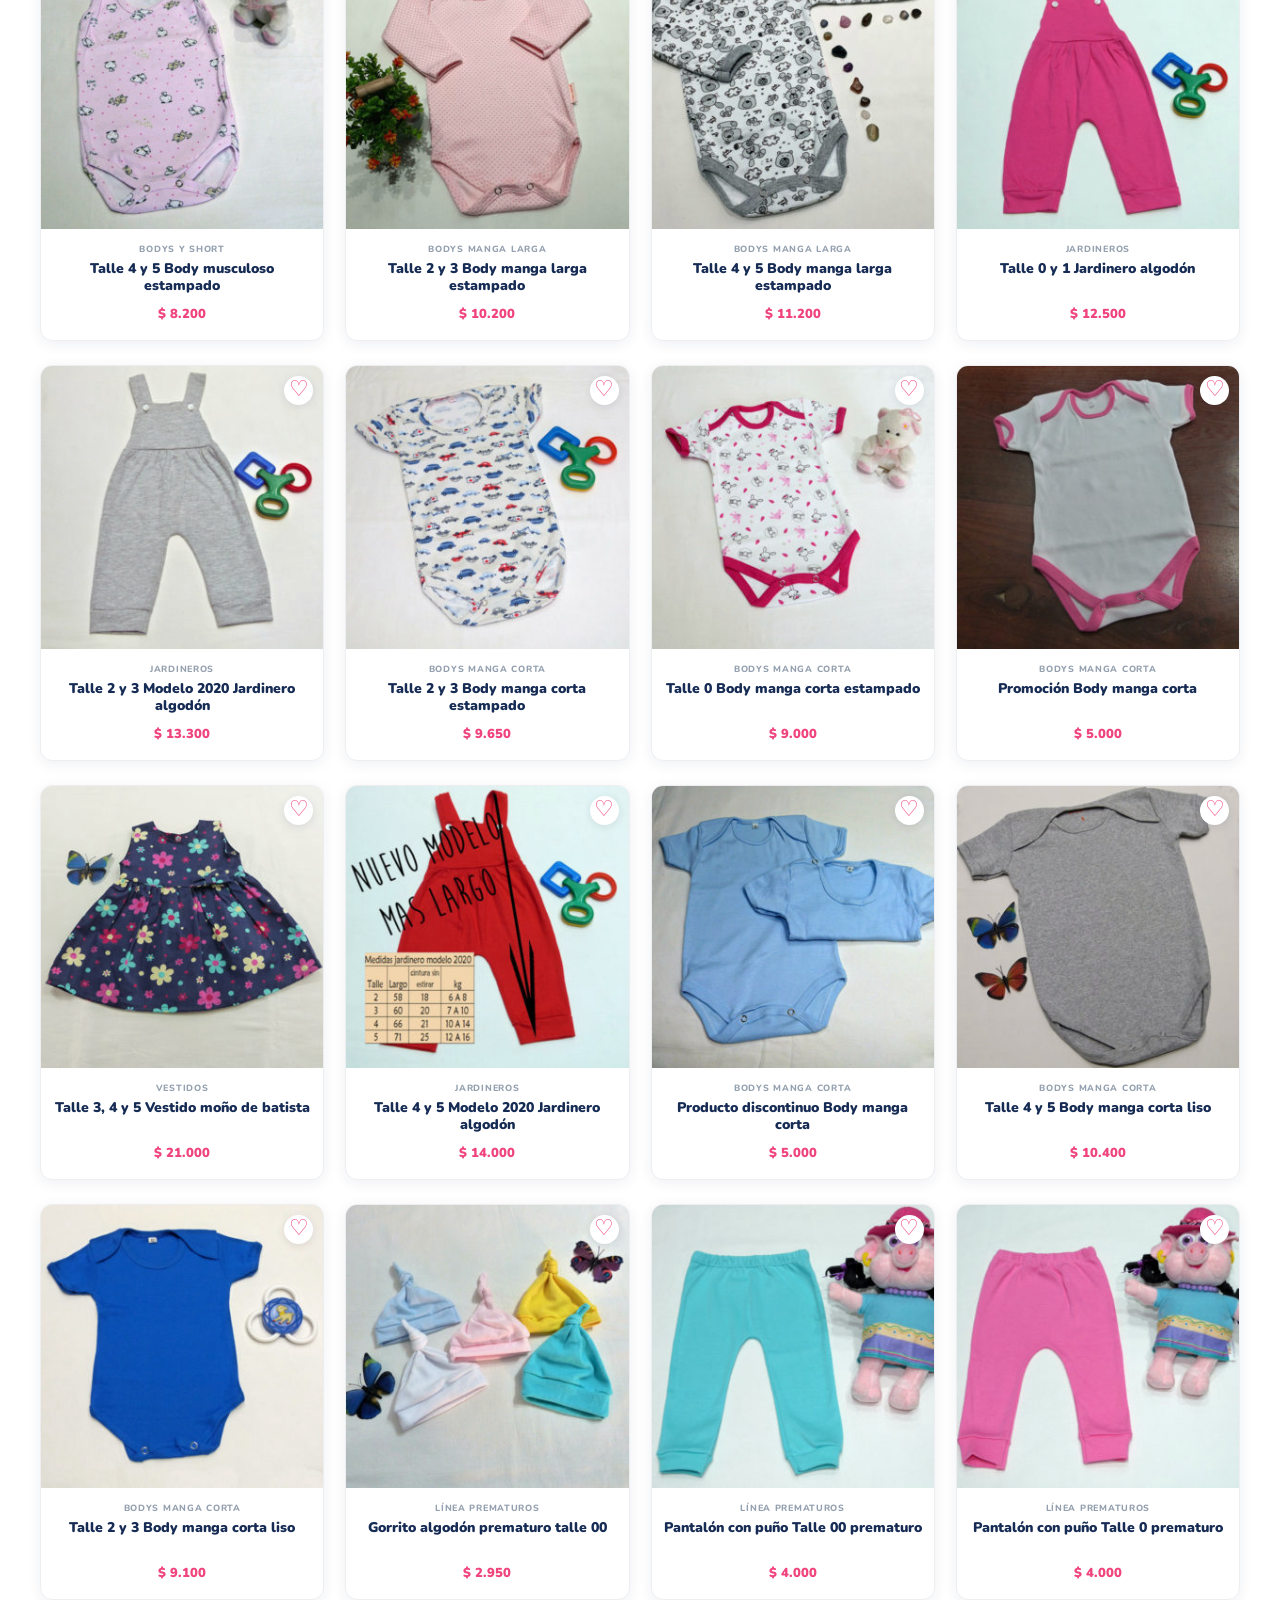
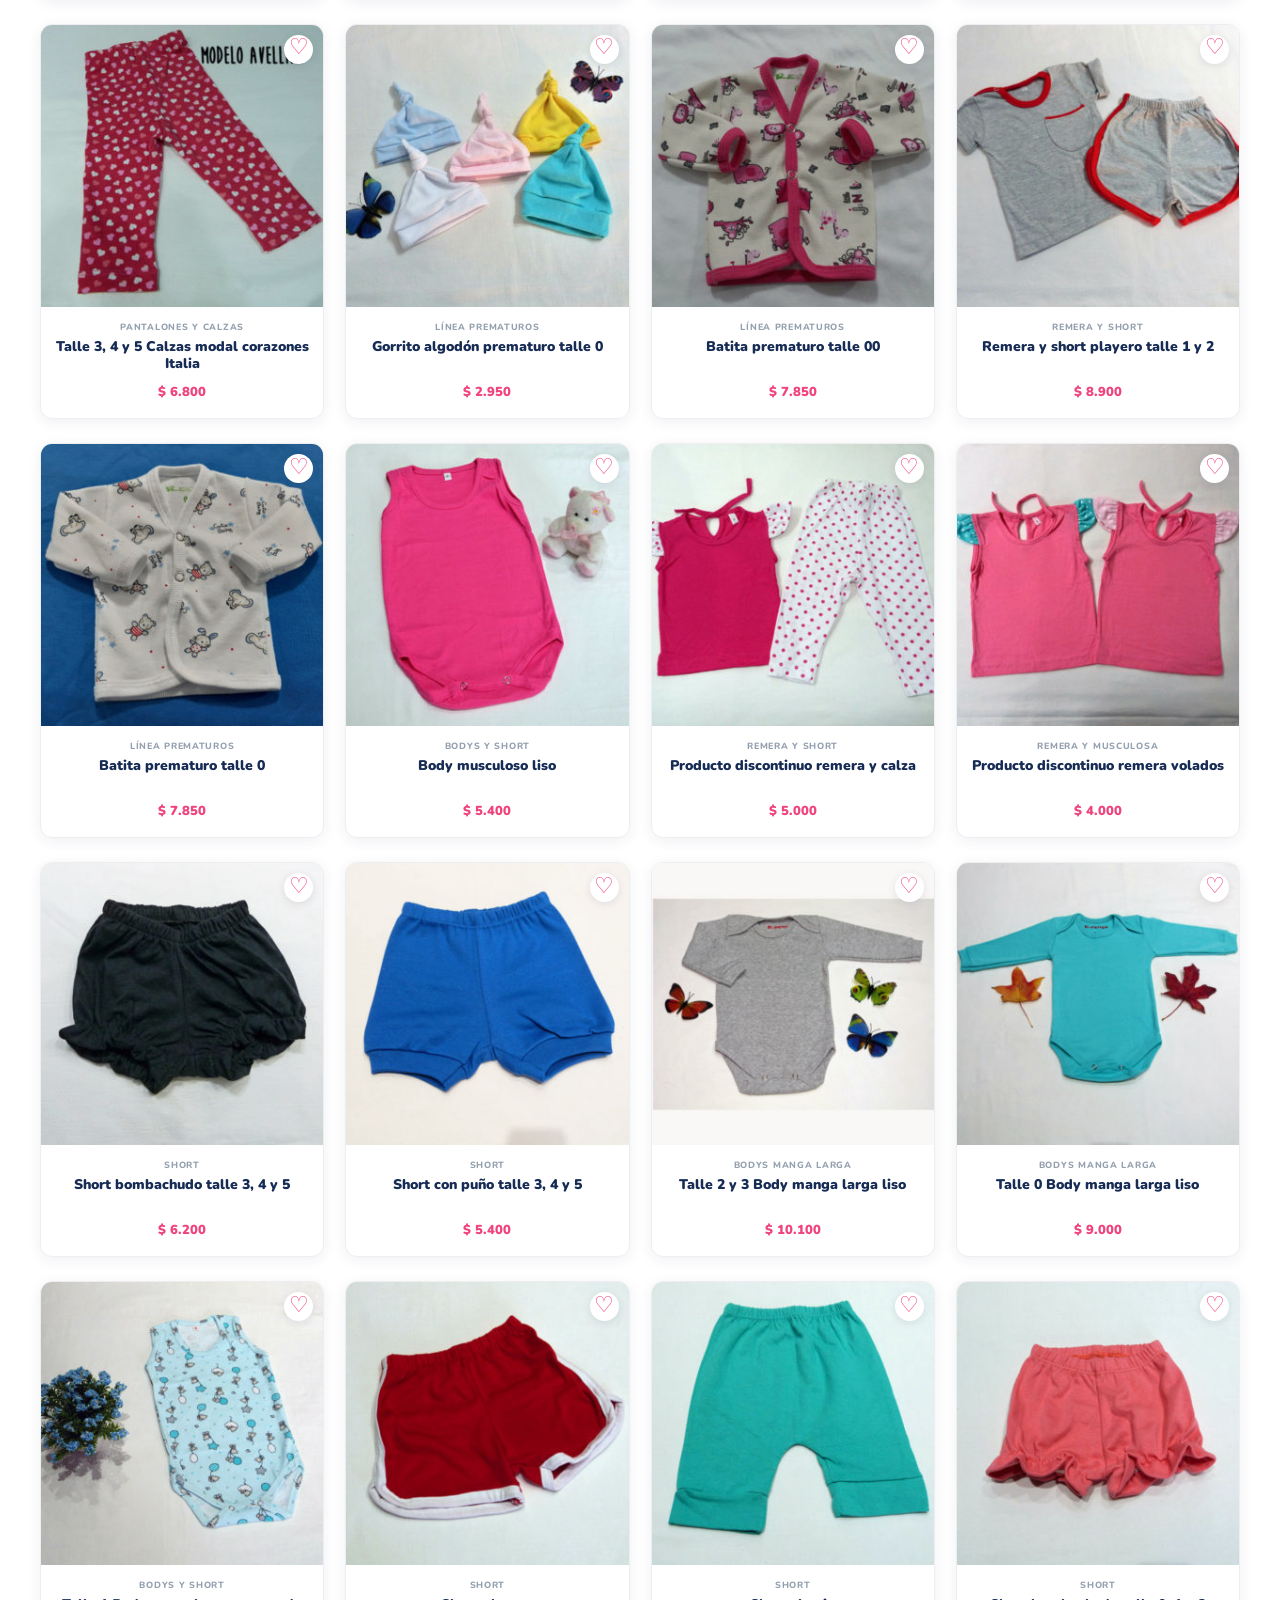
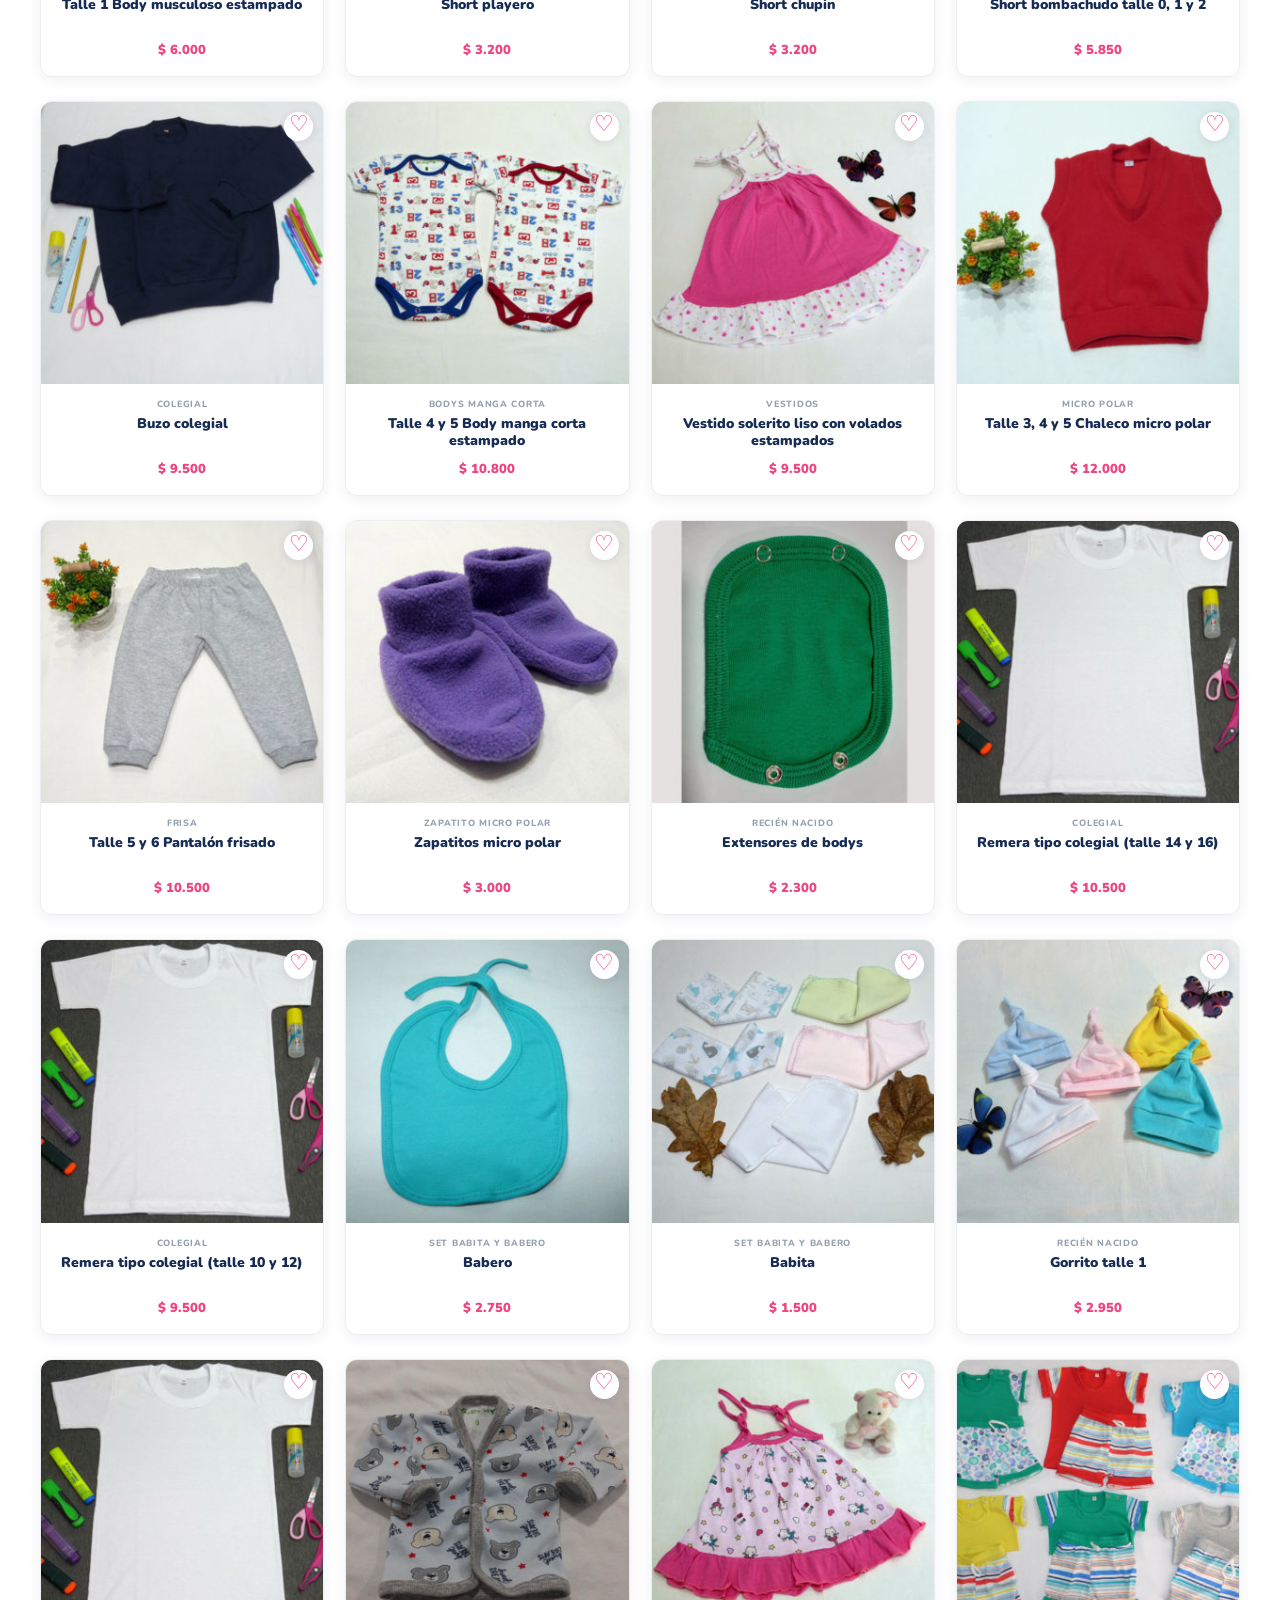
<file: productos.html>
<!doctype html><html lang="es"><head><meta charset="utf-8"><meta name="viewport" content="width=device-width, initial-scale=1"><meta name="description" content="Explorá los 181 productos Repipi: ropa y accesorios para bebés, recién nacidos y prematuros."><meta property="og:title" content="Todos los productos · Repipi"><title>Todos los productos · Repipi</title><link rel="preconnect" href="https://fonts.googleapis.com"><link rel="preconnect" href="https://fonts.gstatic.com" crossorigin><link href="https://fonts.googleapis.com/css2?family=Nunito:wght@400;500;600;700;800;900&display=swap" rel="stylesheet"><link rel="stylesheet" href="https://cdnjs.cloudflare.com/ajax/libs/font-awesome/6.6.0/css/all.min.css"><link rel="stylesheet" href="styles.css"><script src="products.js" defer></script><script src="main.js" defer></script></head><body data-page="catalog">
<div class="announcement"><span><i class="fa-solid fa-truck-fast" aria-hidden="true"></i> Envíos a todo el país</span><span><i class="fa-solid fa-heart" aria-hidden="true"></i> Ropa para crecer jugando</span><span><i class="fa-solid fa-comments" aria-hidden="true"></i> Te ayudamos a elegir</span></div>
<header class="site-header"><a class="wordmark" href="index.html" aria-label="Repipi, inicio">repipi<span>●</span><small>Indumentaria para peques</small></a><nav class="desktop-nav" aria-label="Navegación principal"><a href="index.html">Inicio</a><a class="active" href="productos.html">Tienda</a><a href="productos.html?categoria=Recién%20nacido">Recién nacido</a><a href="productos.html?categoria=Abrigo">Abrigo</a><a href="index.html#nosotros">Nosotros</a></nav><div class="header-actions"><a class="header-search" href="productos.html" aria-label="Buscar productos"><i class="fa-solid fa-magnifying-glass" aria-hidden="true"></i></a><a class="header-whatsapp" href="https://wa.me/5491153770927" target="_blank" rel="noopener noreferrer" aria-label="Consultar por WhatsApp"><i class="fa-brands fa-whatsapp" aria-hidden="true"></i><span>Hablemos</span></a><button class="menu-toggle" type="button" aria-label="Abrir menú" aria-expanded="false"><i class="fa-solid fa-bars" aria-hidden="true"></i></button></div></header>
<nav class="mobile-nav" aria-label="Menú móvil" hidden><a href="index.html">Inicio</a><a href="productos.html">Tienda</a><a href="productos.html?categoria=Recién%20nacido">Recién nacido</a><a href="productos.html?categoria=Abrigo">Abrigo</a><a href="index.html#nosotros">Nosotros</a></nav>
<main><section class="catalog-hero"><div class="wrap fade-in"><p class="breadcrumbs"><a href="index.html">Inicio</a> / Todos los productos</p><span class="catalog-decoration">✿</span><p class="eyebrow">UN ARMARIO LLENO DE POSIBILIDADES</p><h1>Todo, todito, <em>todo.</em></h1><p>Encontrá esa prenda que va a acompañar sus próximas aventuras.</p></div></section><section class="catalog-section section-pad"><div class="wrap"><div class="catalog-top fade-in"><div><span class="small-label">EL CATÁLOGO COMPLETO</span><h2>Para cada pequeño plan <span>✳</span></h2></div><span id="result-count" class="result-count">181 productos</span></div><div class="catalog-tools fade-in"><div class="filter-pills" id="category-filters" aria-label="Filtrar por categoría"></div><div class="search-sort"><label class="search-field"><i class="fa-solid fa-magnifying-glass" aria-hidden="true"></i><span class="sr-only">Buscar productos</span><input id="product-search" type="search" placeholder="Buscar una prenda..."></label><label class="sort-field"><span class="sr-only">Ordenar productos</span><select id="product-sort"><option value="default">Ordenar: destacados</option><option value="price-asc">Precio: menor a mayor</option><option value="price-desc">Precio: mayor a menor</option><option value="name">Nombre A–Z</option></select><i class="fa-solid fa-chevron-down" aria-hidden="true"></i></label></div></div><div class="product-grid catalog-grid" id="catalog-products"></div><p class="empty-state" id="empty-state" hidden>Ups, no encontramos prendas con esa búsqueda. Probá con otra palabra o categoría. <span>✳</span></p></div></section><section class="catalog-end"><div class="wrap fade-in"><span>☻</span><h2>¿No sabés qué elegir?</h2><p>Te damos una mano para encontrar el talle o la prenda ideal.</p><a class="btn btn-dark" href="https://wa.me/5491153770927" target="_blank" rel="noopener noreferrer">Escribinos por WhatsApp <i class="fa-brands fa-whatsapp" aria-hidden="true"></i></a></div></section></main>
<footer class="site-footer"><div class="wrap footer-main"><div><a class="wordmark footer-wordmark" href="index.html">repipi<span>●</span><small>Indumentaria para peques</small></a><p>Ropa para jugar en serio.<br>Colores para ser quien quieras.</p></div><div><strong>Explorá</strong><a href="productos.html">Todos los productos</a><a href="productos.html?categoria=Recién%20nacido">Recién nacido</a><a href="productos.html?categoria=Abrigo">Abrigo</a></div><div><strong>Seguinos</strong><a href="https://www.instagram.com/repipibebes/" target="_blank" rel="noopener noreferrer">Instagram <i class="fa-solid fa-arrow-up-right-from-square" aria-hidden="true"></i></a><a href="https://www.facebook.com/repipibebes/" target="_blank" rel="noopener noreferrer">Facebook <i class="fa-solid fa-arrow-up-right-from-square" aria-hidden="true"></i></a><a href="https://wa.me/5491153770927" target="_blank" rel="noopener noreferrer">WhatsApp <i class="fa-solid fa-arrow-up-right-from-square" aria-hidden="true"></i></a></div></div><div class="wrap footer-bottom"><span>© Repipi · Propuesta visual de sitio</span><span>Hecho por <a href="https://zigodev.com.ar" target="_blank" rel="noopener noreferrer">zigodev</a></span></div></footer><a class="floating-wa" href="https://wa.me/5491153770927" target="_blank" rel="noopener noreferrer" aria-label="Consultar a Repipi por WhatsApp"><i class="fa-brands fa-whatsapp" aria-hidden="true"></i></a></body></html>
</file>
<file: styles.css>
:root{--navy:#172c55;--pink:#f0447d;--pink-soft:#f7a5bb;--yellow:#ffcf22;--sky:#86c9ec;--cream:#fff7ed;--white:#fff;--ink:#24334d;--muted:#667287;--line:#e8e8ed;--body:'Nunito',sans-serif}
*{box-sizing:border-box}
html{scroll-behavior:smooth}
body{margin:0;background:var(--white);color:var(--ink);font-family:var(--body);overflow-x:hidden}
img{display:block;max-width:100%}
a{color:inherit;text-decoration:none}
button,input,select{font:inherit}
button{cursor:pointer}
h1,h2,h3,p{margin-top:0}
.wrap{width:min(100% - 48px,1200px);margin-inline:auto}
.sr-only{position:absolute;width:1px;height:1px;padding:0;margin:-1px;overflow:hidden;clip:rect(0,0,0,0);white-space:nowrap;border:0}
.announcement{height:29px;background:var(--yellow);color:var(--navy);display:flex;justify-content:space-between;align-items:center;padding:0 max(24px,calc((100vw - 1200px)/2));font-size:11px;font-weight:800}
.announcement span{display:flex;align-items:center;gap:8px}
.announcement i{font-size:12px}
.site-header{height:84px;display:flex;justify-content:space-between;align-items:center;gap:30px;background:#fff;padding:0 max(24px,calc((100vw - 1200px)/2));position:relative;z-index:20;box-shadow:0 5px 20px rgba(20,36,69,.045)}
.wordmark{display:inline-flex;flex-direction:column;position:relative;font-size:36px;font-weight:900;letter-spacing:-.075em;line-height:.82;color:var(--pink);white-space:nowrap}
.wordmark span{font-size:9px;position:absolute;left:107px;top:-1px;color:var(--yellow)}
.wordmark small{font-size:10px;font-weight:800;letter-spacing:0;color:var(--navy);line-height:1.2;margin-top:7px}
.desktop-nav{display:flex;align-items:center;gap:30px;margin-left:auto}
.desktop-nav a{font-size:13px;font-weight:800;color:var(--navy);position:relative;padding:31px 0}
.desktop-nav a:hover,.desktop-nav a.active{color:var(--pink)}
.desktop-nav a.active:after{content:'';position:absolute;left:30%;right:30%;bottom:24px;height:3px;border-radius:4px;background:var(--pink)}
.header-actions{display:flex;align-items:center;gap:21px;color:var(--navy)}
.header-search{font-size:20px}
.header-whatsapp{font-size:20px;display:flex;align-items:center;gap:7px}
.header-whatsapp span{font-size:12px;font-weight:800}
.header-actions a:hover{color:var(--pink)}
.menu-toggle{display:none;border:0;background:none;color:var(--navy);font-size:22px;padding:3px}
.mobile-nav{display:none}
.eyebrow{font-size:12px;font-weight:900;letter-spacing:.08em;color:var(--pink);margin:0 0 16px}
.btn{min-height:45px;display:inline-flex;align-items:center;justify-content:center;gap:22px;padding:0 22px;border-radius:100px;font-size:13px;font-weight:900;transition:transform .2s,box-shadow .2s}
.btn:hover{transform:translateY(-3px);box-shadow:0 7px 15px rgba(23,44,85,.15)}
.btn-pink{background:var(--pink);color:#fff}
.btn-outline{border:1.5px solid var(--pink);color:var(--pink);background:#fff}
.btn-dark{background:var(--navy);color:#fff}
.btn-yellow{background:var(--yellow);color:var(--navy)}
.text-link{display:inline-flex;align-items:center;gap:7px;color:var(--pink);font-size:13px;font-weight:900}
.text-link:hover{text-decoration:underline}
.hero{position:relative;background:var(--cream);height:min(575px,calc(100svh - 113px));min-height:470px;overflow:hidden}
.hero-main{height:100%;position:relative;display:flex;align-items:center}
.hero-copy{position:relative;z-index:4;margin-left:5.4%;max-width:610px;padding-bottom:20px}
.hero h1{color:var(--navy);font-size:59px;line-height:1.01;font-weight:900;letter-spacing:-.048em;margin:0 0 15px}
.hero h1 em{color:var(--pink);font-style:normal}
.hero-highlight{color:var(--navy);font-size:19px;font-weight:800;margin:0 0 4px}
.hero-highlight strong{color:#ec8e13;font-size:25px;font-weight:900}
.hero-desc{font-size:14px;line-height:1.5;max-width:380px;margin:0 0 23px;color:#404d66;font-weight:700}
.hero-art{position:absolute;z-index:3;right:4%;bottom:0;width:50%;height:100%;pointer-events:none}
.hero-kids{position:absolute;height:105%;width:auto;max-width:none;bottom:-7%;right:5%;object-fit:contain;filter:drop-shadow(0 10px 8px rgba(40,31,26,.10))}
.doodle{position:absolute;fill:none;stroke:currentColor;stroke-width:3;stroke-linecap:round;stroke-linejoin:round;z-index:2;pointer-events:none}
.doodle-cloud-left{width:78px;left:5%;top:13%;color:#83cce8;transform:rotate(-8deg)}
.doodle-sun{width:76px;left:42%;top:6%;color:#edc844;transform:rotate(8deg)}
.doodle-heart{width:58px;left:5%;bottom:11%;color:#f29ab4;transform:rotate(-11deg)}
.doodle-star{width:44px;right:6%;bottom:9%;color:#c4a5dc;transform:rotate(9deg)}
.doodle-swirl{width:46px;right:35%;top:4%;color:#bd9ad7}
.doodle-cloud-right{width:82px;right:3%;top:13%;color:#b9d56e;transform:rotate(8deg)}
.hero-spark{position:absolute;z-index:2;pointer-events:none}
.spark-one{color:#f2d05e;left:44%;bottom:24%;font-size:42px;transform:rotate(20deg)}
.spark-two{color:#80cde0;right:2%;bottom:19%;font-size:42px}
.hero-arrow{position:absolute;z-index:8;top:51%;width:40px;height:40px;display:grid;place-items:center;border:0;background:#fff;color:var(--pink);border-radius:50%;box-shadow:0 2px 8px #23365b22}
.hero-prev{left:16px}.hero-next{right:16px}
.hero-arrow:hover{background:var(--pink);color:#fff}
.hero-dots{position:absolute;z-index:9;bottom:15px;left:50%;transform:translateX(-50%);display:flex;gap:8px}
.hero-dots button{border:0;width:9px;height:9px;padding:0;border-radius:50%;background:#d0d0d0}
.hero-dots button.active{background:var(--pink);transform:scale(1.15)}
.category-section{padding:27px 0 20px;background:#fff}
.category-grid{display:grid;grid-template-columns:repeat(3,1fr);gap:18px}
.category-card{height:205px;border-radius:9px;position:relative;overflow:hidden;box-shadow:0 4px 14px #20325214;transition:transform .25s,box-shadow .25s}
.category-card:hover{transform:translateY(-5px);box-shadow:0 10px 18px #20325223}
.cat-bebes{background:#f4a1b6}.cat-nacido{background:#83c7ec}.cat-abrigo{background:#f4c51e}
.category-card img{position:absolute;height:117%;width:auto;max-width:none;bottom:-17%;left:-12px;z-index:1;filter:drop-shadow(0 3px 2px #0001)}
.cat-nacido img{height:105%;bottom:-11%;left:-6px}
.cat-abrigo img{height:122%;bottom:-19%;left:-10px}
.category-copy{position:absolute;z-index:2;left:45%;top:26px;right:10px;display:flex;flex-direction:column;align-items:flex-start;color:#fff;text-shadow:0 1px 2px #0001}
.category-copy strong{font-size:25px;line-height:1.05;font-weight:900}
.category-copy small{font-size:11px;font-weight:800;line-height:1.25;margin:8px 0 15px;max-width:135px}
.category-copy>span{display:inline-flex;gap:8px;align-items:center;background:#fff;color:var(--pink);border-radius:100px;padding:7px 11px;font-size:11px;font-weight:900;text-shadow:none}
.cat-abrigo .category-copy>span{color:#bb8200}
.section-pad{padding-block:70px}
.featured-section{background:#fff}
.section-heading.centered{text-align:center;margin-bottom:19px}
.section-heading.centered .eyebrow{font-size:10px;margin-bottom:5px}
.section-heading h2{font-size:36px;line-height:1.15;color:var(--navy);font-weight:900;margin:0}
.section-heading.centered>p:last-child{font-size:13px;color:var(--muted);margin:7px 0 0;font-weight:700}
.heading-squiggle{font-size:29px;color:var(--sky);font-weight:800;vertical-align:2px;margin:0 8px}
.section-heading h2 .heading-squiggle:last-child{color:var(--yellow)}
.collection-tabs{display:flex;justify-content:center;gap:8px;margin:0 0 24px}
.collection-tabs button{border:0;background:transparent;border-radius:100px;color:var(--muted);font-size:12px;font-weight:800;padding:8px 18px}
.collection-tabs button.active,.collection-tabs button:hover{background:var(--pink);color:#fff}
.product-grid{display:grid;grid-template-columns:repeat(4,1fr);gap:21px}
.product-card{min-width:0;display:block;background:#fff;border:1px solid #eeedf0;border-radius:12px;overflow:hidden;box-shadow:0 3px 14px #1d315012;transition:transform .25s,box-shadow .25s}
.product-card:hover{transform:translateY(-5px);box-shadow:0 10px 22px #1d315022}
.product-media{aspect-ratio:1/1;background:#faf8f6;position:relative;overflow:hidden}
.product-media img{width:100%;height:100%;object-fit:contain;mix-blend-mode:multiply}
.product-badge{position:absolute;top:10px;right:10px;width:29px;height:29px;background:#fff;border-radius:50%;display:grid;place-items:center;color:var(--pink);font-size:17px;box-shadow:0 2px 8px #1d31501c;font-size:0}
.product-badge:before{content:'♡';font-size:22px;line-height:1}
.product-quick{position:absolute;right:12px;bottom:12px;width:28px;height:28px;border-radius:50%;background:var(--pink);color:#fff;display:grid;place-items:center;font-size:10px;opacity:0;transform:translateY(5px);transition:opacity .2s,transform .2s}
.product-card:hover .product-quick{opacity:1;transform:translateY(0)}
.product-info{text-align:center;padding:14px 10px 16px}
.product-info small{display:block;color:#94a0af;font-size:9px;text-transform:uppercase;letter-spacing:.08em;font-weight:800;margin-bottom:5px}
.product-info h3{color:var(--navy);font-size:14px;line-height:1.22;font-weight:900;margin:0 0 8px;min-height:34px}
.product-info strong{color:var(--pink);font-size:13px;font-weight:900}
.center-cta{text-align:center;margin-top:30px}
.manifesto{background:#e7f5fb}
.manifesto-layout{display:grid;grid-template-columns:1fr 1fr;align-items:center;gap:9%}
.manifesto-art{height:400px;position:relative;overflow:hidden}
.manifesto-blob{position:absolute;left:10%;top:9%;width:75%;height:88%;background:#f7b5c8;border-radius:47% 53% 44% 56%;transform:rotate(-9deg)}
.manifesto-art img{position:absolute;height:105%;width:auto;max-width:none;left:16%;bottom:-10%;z-index:1}
.manifesto-flower{position:absolute;z-index:2;right:12%;top:8%;font-size:64px;color:var(--yellow)}
.manifesto-copy h2{font-size:49px;line-height:1.05;color:var(--navy);font-weight:900;letter-spacing:-.035em;margin:0 0 18px}
.manifesto-copy h2 em{color:var(--pink);font-style:normal}
.manifesto-copy>p:not(.eyebrow){font-size:15px;line-height:1.5;color:#516079;max-width:470px}
.manifesto-points{display:flex;gap:25px;margin:20px 0 25px}
.manifesto-points>div{display:flex;align-items:center;gap:10px}
.manifesto-points i{color:var(--pink);font-size:23px}
.manifesto-points span{display:flex;flex-direction:column}
.manifesto-points strong{font-size:12px;color:var(--navy);font-weight:900}
.manifesto-points small{font-size:10px;color:var(--muted);font-weight:700}
.benefits{padding-block:38px;background:#fff}
.benefits-grid{display:grid;grid-template-columns:repeat(3,1fr);gap:24px}
.benefit{display:flex;align-items:center;gap:14px;border-right:1px solid var(--line);padding-left:20px}
.benefit:last-child{border:0}
.benefit i{font-size:27px;color:var(--pink)}
.benefit strong{font-size:14px;color:var(--navy);font-weight:900}
.benefit p{font-size:11px;color:var(--muted);margin:3px 0 0;font-weight:700}
.last-cta{background:var(--cream);text-align:center;position:relative;overflow:hidden}
.last-cta .wrap{position:relative}
.last-cta h2{font-size:53px;line-height:1.02;color:var(--navy);font-weight:900;letter-spacing:-.04em;margin:0 0 25px}
.last-cta h2 em{color:var(--pink);font-style:normal}
.cta-doodle,.cta-flower{position:absolute;font-size:90px;color:var(--yellow)}
.cta-doodle{left:6%;top:15%}.cta-flower{right:6%;bottom:0;color:var(--sky)}
.site-footer{background:var(--navy);color:#fff;padding-top:54px}
.footer-main{display:grid;grid-template-columns:2fr 1fr 1fr;gap:30px;padding-bottom:45px}
.footer-wordmark{font-size:44px}.footer-wordmark small{color:#d9e6f2}.footer-wordmark span{left:130px}
.footer-main p{font-size:12px;line-height:1.5;color:#d9e6f2;margin:18px 0 0}
.footer-main>div:not(:first-child){display:flex;flex-direction:column;gap:10px}
.footer-main strong{font-size:14px;margin-bottom:7px}
.footer-main a:not(.wordmark){font-size:12px;color:#d9e6f2}
.footer-main a:hover,.footer-bottom a:hover{color:var(--yellow)}
.footer-bottom{border-top:1px solid #476087;display:flex;justify-content:space-between;padding-block:17px;color:#bac9df;font-size:11px}
.floating-wa{position:fixed;z-index:100;right:19px;bottom:19px;width:54px;height:54px;border-radius:50%;background:#27c873;color:#fff;display:grid;place-items:center;box-shadow:0 5px 18px #0002;font-size:28px;transition:transform .2s}
.floating-wa:hover{transform:scale(1.07)}
.fade-in{opacity:0;transform:translateY(18px);transition:opacity .6s ease,transform .6s ease}
.fade-in.visible{opacity:1;transform:translateY(0)}
/* Catálogo */
.catalog-hero{background:#eaf6fb;position:relative;overflow:hidden;padding:35px 0 50px;min-height:240px}
.catalog-hero:after{content:'';position:absolute;right:9%;bottom:-95px;width:210px;height:315px;background:url('assets/children/category-abrigo.png') bottom center/contain no-repeat;z-index:1}
.catalog-hero .wrap{position:relative;z-index:2}
.breadcrumbs{font-size:11px;color:#8893a5;font-weight:800;margin:0 0 30px}
.breadcrumbs a:hover{color:var(--pink)}
.catalog-hero .eyebrow{margin-bottom:7px}
.catalog-hero h1{font-size:57px;line-height:1;color:var(--navy);font-weight:900;letter-spacing:-.04em;margin:0 0 10px}
.catalog-hero h1 em{color:var(--pink);font-style:normal}
.catalog-hero p:last-child{font-size:14px;color:#52617a;font-weight:700;margin:0}
.catalog-decoration{position:absolute;top:-7px;right:25%;font-size:84px;color:var(--yellow);line-height:1;z-index:1}
.catalog-section{background:#fff}
.catalog-top{display:flex;align-items:end;justify-content:space-between;margin-bottom:24px}
.small-label{font-size:10px;font-weight:900;letter-spacing:.13em;color:var(--pink)}
.catalog-top h2{font-size:34px;color:var(--navy);font-weight:900;margin:5px 0 0}
.catalog-top h2 span{color:var(--yellow)}
.result-count{font-size:12px;color:var(--muted);font-weight:800}
.catalog-tools{display:flex;flex-direction:column;gap:17px;margin:0 0 25px;border-top:1px solid var(--line);padding-top:24px}
.filter-pills{display:flex;flex-wrap:wrap;gap:8px}
.filter-pill{border:1px solid #e4e5e8;background:#fff;border-radius:100px;padding:8px 15px;color:var(--navy);font-size:11px;font-weight:900}
.filter-pill:hover,.filter-pill.active{background:var(--pink);color:#fff;border-color:var(--pink)}
.search-sort{display:flex;justify-content:space-between;gap:12px}
.search-field,.sort-field{display:flex;align-items:center;gap:9px;background:#fff;border:1px solid #dfe2e8;border-radius:7px;height:42px;padding:0 13px;color:var(--muted)}
.search-field{width:min(100%,330px)}
.search-field input{width:100%;border:0;outline:0;background:transparent;color:var(--navy);font-size:12px}
.sort-field{position:relative}
.sort-field select{border:0;outline:0;background:transparent;appearance:none;color:var(--navy);font-size:11px;font-weight:800;padding-right:18px;cursor:pointer}
.sort-field i{position:absolute;right:12px;font-size:10px;pointer-events:none}
.catalog-grid{row-gap:24px}
.empty-state{text-align:center;font-size:20px;color:var(--navy);font-weight:800;padding:50px 10px}
.empty-state span{color:var(--pink)}
.catalog-end{text-align:center;background:#fff5e5;padding:52px 0}
.catalog-end span{font-size:42px;color:var(--pink)}
.catalog-end h2{font-size:37px;color:var(--navy);margin:6px 0}
.catalog-end p{font-size:13px;color:var(--muted);font-weight:700}
/* Producto */
.product-detail{padding-top:30px;padding-bottom:75px}
.product-detail .breadcrumbs{margin-bottom:30px}
.detail-layout{display:grid;grid-template-columns:1.05fr .95fr;gap:7%;align-items:start}
.main-image-frame{aspect-ratio:1/1;background:#fbf7f2;border-radius:10px;position:relative;overflow:hidden}
.main-image-frame img{width:100%;height:100%;object-fit:contain;mix-blend-mode:multiply}
.gallery-sticker{position:absolute;right:18px;top:18px;width:86px;height:86px;border-radius:50%;background:var(--yellow);color:var(--navy);display:grid;place-items:center;text-align:center;font-size:14px;line-height:1;font-weight:900;transform:rotate(12deg)}
.thumb-row{display:flex;gap:10px;margin-top:12px;flex-wrap:wrap}
.thumb-row button{width:77px;height:77px;padding:0;border:1px solid #e3e4e7;border-radius:7px;background:#fff;overflow:hidden}
.thumb-row button.active{border:2px solid var(--pink)}
.thumb-row img{width:100%;height:100%;object-fit:contain}
.detail-copy{padding-top:15px}
.detail-eyebrow{font-size:10px;color:var(--pink);font-weight:900;letter-spacing:.13em;margin-bottom:13px}
.detail-eyebrow span:first-child{font-size:18px;margin-right:5px}
.detail-copy h1{font-size:43px;line-height:1.05;color:var(--navy);letter-spacing:-.03em;font-weight:900;margin:0 0 12px}
.detail-price{font-size:28px;color:var(--pink);font-weight:900;margin:0 0 16px}
.detail-intro{font-size:14px;color:#53627a;line-height:1.5;max-width:420px}
.product-options{border-top:1px solid var(--line);padding-top:21px;margin:24px 0}
.option-group{margin-bottom:18px}
.option-group label{display:block;font-size:12px;color:var(--navy);font-weight:900;margin-bottom:9px}
.option-list{display:flex;flex-wrap:wrap;gap:8px}
.option-chip{border:1px solid #dce0e5;border-radius:100px;background:#fff;padding:7px 12px;color:var(--navy);font-size:11px;font-weight:800}
.option-chip.selected,.option-chip:hover{border-color:var(--pink);color:var(--pink);background:#fff4f7}
.detail-actions .btn{min-width:260px}
.detail-actions p{font-size:11px;color:var(--muted);margin:10px 0 26px}
.detail-accordions{border-top:1px solid var(--line)}
.detail-accordions details{border-bottom:1px solid var(--line);padding:15px 0}
.detail-accordions summary{list-style:none;display:flex;justify-content:space-between;cursor:pointer;font-size:15px;font-weight:900;color:var(--navy)}
.detail-accordions summary::-webkit-details-marker{display:none}
.detail-accordions details[open] summary i{transform:rotate(45deg)}
.detail-accordions details p{font-size:12px;color:var(--muted);line-height:1.5;margin:10px 0 0}
.related-section{background:#f8fbfd}
.related-section .section-heading{display:flex;justify-content:space-between;align-items:end;margin-bottom:25px}
.related-section .section-heading h2{font-size:34px}
.related-section .section-heading h2>span:not(.asterisk){color:var(--pink)}
.related-section .asterisk{color:var(--yellow)}
.product-cta{background:#fff5e5;padding:57px 0;text-align:center}
.product-cta span{font-size:47px;color:var(--pink)}
.product-cta h2{font-size:40px;line-height:1.05;font-weight:900;color:var(--navy);margin:5px 0 22px}
@media(max-width:1024px){.desktop-nav{gap:17px}.desktop-nav a{font-size:12px}.hero h1{font-size:50px}.hero-art{right:0}.hero-kids{height:98%;right:3%;bottom:-4%}.hero-copy{margin-left:4%}.category-copy strong{font-size:21px}.category-card img{left:-35px}.cat-nacido img{left:-35px}.cat-abrigo img{left:-30px}.category-copy{left:41%}}
@media(max-width:768px){.wrap{width:min(100% - 36px,680px)}.announcement{justify-content:center;height:27px;font-size:10px}.announcement span:not(:first-child){display:none}.site-header{height:66px;padding:0 18px}.wordmark{font-size:31px}.wordmark span{left:92px}.wordmark small{font-size:8px;margin-top:5px}.desktop-nav{display:none}.menu-toggle{display:block}.header-actions{gap:17px}.header-whatsapp span{display:none}.mobile-nav:not([hidden]){display:flex;position:absolute;z-index:18;top:93px;left:0;right:0;flex-direction:column;gap:13px;background:#fff;padding:20px 25px;box-shadow:0 11px 19px #0002}.mobile-nav a{font-size:15px;font-weight:900;color:var(--navy)}.hero{height:min(600px,calc(100svh - 93px));min-height:480px}.hero-main{align-items:flex-start}.hero-copy{margin-left:3%;padding-top:45px;max-width:470px}.hero h1{font-size:44px}.hero-highlight{font-size:16px}.hero-highlight strong{font-size:20px}.hero-desc{font-size:12px;max-width:300px}.hero-art{right:0;width:53%;height:100%}.hero-kids{height:73%;right:-18%;bottom:-5%}.doodle-cloud-left{top:3%;width:50px}.doodle-sun{left:57%;top:4%;width:55px}.doodle-cloud-right{width:55px}.doodle-heart{width:39px}.doodle-swirl{display:none}.hero-arrow{width:31px;height:31px}.category-grid{gap:10px}.category-card{height:150px}.category-card img{height:117%;left:-19px}.cat-nacido img{height:104%;left:-17px}.cat-abrigo img{height:118%;left:-16px}.category-copy{left:41%;top:16px;right:6px}.category-copy strong{font-size:15px}.category-copy small{font-size:9px;margin:4px 0 8px}.category-copy>span{font-size:9px;padding:5px 7px}.product-grid{grid-template-columns:repeat(2,1fr);gap:14px}.manifesto-layout{grid-template-columns:1fr;gap:24px}.manifesto-art{height:320px}.manifesto-art img{left:29%;height:112%}.manifesto-copy h2{font-size:43px}.benefits-grid{gap:10px}.benefit{padding-left:0}.benefit strong{font-size:12px}.benefit p{font-size:10px}.last-cta h2{font-size:45px}.footer-main{grid-template-columns:1fr 1fr}.footer-main>div:first-child{grid-column:1/-1}.catalog-hero:after{right:0}.detail-layout{grid-template-columns:1fr;gap:28px}.detail-copy h1{font-size:40px}}
@media(max-width:480px){.hero{height:calc(100svh - 93px);max-height:620px;min-height:500px}.hero-copy{padding-top:37px;margin-left:2%;max-width:330px}.hero .eyebrow{font-size:10px;margin-bottom:10px}.hero h1{font-size:39px;max-width:340px;margin-bottom:9px}.hero-highlight{font-size:13px}.hero-highlight strong{font-size:18px}.hero-desc{max-width:260px;font-size:11px;line-height:1.32;margin-bottom:12px}.hero .btn{font-size:11px;min-height:39px;padding:0 14px}.hero-art{width:100%;height:54%;right:0;bottom:0}.hero-kids{height:120%;right:0;bottom:-13%}.doodle-cloud-left{top:24%;left:73%;width:48px}.doodle-sun{top:54%;left:8%;width:54px}.doodle-cloud-right{top:48%;right:6%;width:51px}.doodle-heart{left:8%;bottom:11%;width:34px}.doodle-star{right:5%;bottom:8%;width:34px}.hero-arrow{top:auto;bottom:15px;width:29px;height:29px}.hero-prev{left:15px}.hero-next{right:15px}.hero-dots{bottom:23px}.category-section{padding:16px 0}.category-grid{grid-template-columns:1fr;gap:10px}.category-card{height:132px}.category-card img{height:145%;left:4px;bottom:-51%}.cat-nacido img{height:133%;left:9px;bottom:-31%}.cat-abrigo img{height:145%;left:0;bottom:-52%}.category-copy{left:44%;top:16px}.category-copy strong{font-size:21px}.category-copy small{font-size:10px}.category-copy>span{font-size:10px}.section-pad{padding-block:56px}.section-heading h2{font-size:28px}.heading-squiggle{font-size:18px;margin:0 2px}.collection-tabs button{font-size:10px;padding:7px 10px}.product-info h3{font-size:12px;min-height:44px}.product-info strong{font-size:12px}.product-badge{width:26px;height:26px}.manifesto-art{height:260px}.manifesto-art img{left:22%;height:118%}.manifesto-copy h2{font-size:37px}.manifesto-copy>p:not(.eyebrow){font-size:13px}.manifesto-points{gap:12px;flex-wrap:wrap}.benefits-grid{grid-template-columns:1fr;gap:15px}.benefit{border-right:0;border-bottom:1px solid var(--line);padding:0 0 15px}.benefit:last-child{border:0;padding:0}.last-cta h2{font-size:36px}.cta-doodle,.cta-flower{font-size:55px}.footer-main{gap:20px}.footer-bottom{gap:10px}.catalog-hero{min-height:205px;padding:24px 0 30px}.catalog-hero:after{width:140px;height:220px;bottom:-54px;right:-24px;opacity:.85}.catalog-decoration{font-size:55px;right:22%;top:0}.catalog-hero h1{font-size:39px;max-width:310px}.catalog-hero p:last-child{max-width:230px;font-size:11px}.breadcrumbs{margin-bottom:23px}.catalog-top{align-items:start;gap:9px}.catalog-top h2{font-size:26px}.result-count{white-space:nowrap;font-size:10px}.filter-pill{font-size:10px;padding:7px 11px}.search-sort{flex-direction:column}.search-field{width:100%}.sort-field{width:max-content}.catalog-grid{row-gap:15px}.detail-copy h1{font-size:36px}.main-image-frame{border-radius:8px}.gallery-sticker{width:65px;height:65px;font-size:11px}.related-section .section-heading h2{font-size:27px}.product-cta h2{font-size:32px}}
@media(max-height:680px) and (max-width:480px){.hero{min-height:0}.hero-copy{padding-top:18px}.hero h1{font-size:34px}.hero-desc{margin-bottom:7px}.hero-art{height:51%}.hero-kids{height:110%}}
@media(prefers-reduced-motion:reduce){html{scroll-behavior:auto}.fade-in{opacity:1;transform:none;transition:none}.btn,.category-card,.product-card,.floating-wa{transition:none}}
@media(max-width:480px){.catalog-decoration{display:none}}
@media(max-width:480px){.hero-arrow{bottom:74px}}
/* Movimiento: dibujos, cambios de slide y entradas al recorrer la página. */
.doodle,.hero-spark{will-change:transform}
.doodle-sun{transform-origin:50% 50%;animation:sun-dance 18s linear infinite}
.doodle-heart{transform-origin:50% 70%;animation:heart-dance 3.2s ease-in-out infinite}
.doodle-star{transform-origin:50% 50%;animation:star-dance 4.3s ease-in-out infinite}
.doodle-swirl{transform-origin:50% 50%;animation:swirl-dance 12s ease-in-out infinite}
.doodle-cloud-left{animation:cloud-drift 6s ease-in-out infinite alternate}
.doodle-cloud-right{animation:cloud-drift 7s ease-in-out -2s infinite alternate-reverse}
.spark-one{animation:spark-pop 3.5s ease-in-out infinite}
.spark-two{animation:spark-pop 3.5s ease-in-out -1.5s infinite}
.hero-dots button{transition:background .25s,transform .4s cubic-bezier(.2,1.7,.3,1)}
.hero-arrow{transition:transform .2s,background .2s,color .2s}
.hero-arrow:hover{transform:scale(1.16)}
.hero-copy.fade-in.visible.slide-out{opacity:0;transform:translateX(-32px) rotate(-2deg);transition:opacity .26s ease-in,transform .26s ease-in}
.hero-art.fade-in.visible.slide-out{opacity:0;transform:translateX(36px) scale(.92) rotate(3deg);transition:opacity .26s ease-in,transform .26s ease-in}
.hero[data-slide-direction="prev"] .hero-copy.fade-in.visible.slide-out{transform:translateX(32px) rotate(2deg)}
.hero[data-slide-direction="prev"] .hero-art.fade-in.visible.slide-out{transform:translateX(-36px) scale(.92) rotate(-3deg)}
.hero-copy.slide-in{animation:slide-copy-in .62s cubic-bezier(.17,.9,.25,1) both}
.hero-art.slide-in{animation:slide-art-in .62s cubic-bezier(.17,.9,.25,1) both}
.hero[data-slide-direction="prev"] .hero-copy.slide-in{animation-name:slide-copy-in-prev}
.hero[data-slide-direction="prev"] .hero-art.slide-in{animation-name:slide-art-in-prev}
.fade-in{--from-x:0px;--from-y:36px;--from-rotate:0deg;--from-scale:1;--stagger:0ms;opacity:0;transform:translate3d(var(--from-x),var(--from-y),0) rotate(var(--from-rotate)) scale(var(--from-scale));transition:opacity .72s ease,transform .9s cubic-bezier(.18,1.25,.25,1);transition-delay:var(--stagger)}
.fade-in.visible{opacity:1;transform:translate3d(0,0,0) rotate(0deg) scale(1)}
.hero-copy.fade-in{--from-x:-55px;--from-y:0px;--from-rotate:-2deg}
.hero-art.fade-in{--from-x:65px;--from-y:5px;--from-scale:.88;--stagger:120ms}
.category-card:nth-child(3n + 1).fade-in{--from-x:-55px;--from-y:45px;--from-rotate:-7deg;--from-scale:.9}
.category-card:nth-child(3n + 2).fade-in{--from-y:75px;--from-rotate:4deg;--from-scale:.87;--stagger:100ms}
.category-card:nth-child(3n).fade-in{--from-x:55px;--from-y:45px;--from-rotate:7deg;--from-scale:.9;--stagger:200ms}
.category-card.fade-in.visible:hover{transform:translateY(-7px) rotate(-1deg)}
.category-card img{transition:transform .5s cubic-bezier(.2,1.4,.3,1)}
.category-card:hover img{transform:translateY(-9px) rotate(-3deg) scale(1.06)}
.section-heading.fade-in,.catalog-top.fade-in{--from-y:50px;--from-scale:.88;--from-rotate:-2deg}
.collection-tabs.fade-in{--from-y:35px;--from-scale:.88;--stagger:130ms}
.product-card:nth-child(4n + 1).fade-in{--from-x:-22px;--from-y:65px;--from-rotate:-5deg;--from-scale:.86}
.product-card:nth-child(4n + 2).fade-in{--from-y:85px;--from-rotate:4deg;--from-scale:.88;--stagger:80ms}
.product-card:nth-child(4n + 3).fade-in{--from-y:75px;--from-rotate:-3deg;--from-scale:.87;--stagger:160ms}
.product-card:nth-child(4n).fade-in{--from-x:22px;--from-y:65px;--from-rotate:5deg;--from-scale:.86;--stagger:240ms}
.product-card.fade-in.visible:hover{transform:translateY(-7px) rotate(-1deg)}
.product-card img{transition:transform .5s cubic-bezier(.2,1.4,.3,1)}
.product-card:hover img{transform:scale(1.07) rotate(2deg)}
.center-cta.fade-in{--from-y:45px;--from-scale:.85}
.manifesto-art.fade-in,.detail-gallery.fade-in{--from-x:-90px;--from-y:0px;--from-rotate:-7deg;--from-scale:.86}
.manifesto-copy.fade-in,.detail-copy.fade-in{--from-x:75px;--from-y:0px;--from-rotate:3deg;--from-scale:.95;--stagger:120ms}
.manifesto-art.visible .manifesto-flower{animation:flower-wiggle 6s ease-in-out infinite}
.benefit:nth-child(1).fade-in{--from-x:-65px;--from-rotate:-8deg}
.benefit:nth-child(2).fade-in{--from-y:60px;--from-scale:.7;--from-rotate:8deg;--stagger:110ms}
.benefit:nth-child(3).fade-in{--from-x:65px;--from-rotate:8deg;--stagger:220ms}
.last-cta .wrap.fade-in,.catalog-end .wrap.fade-in,.product-cta .wrap.fade-in{--from-y:65px;--from-scale:.78;--from-rotate:-3deg}
.last-cta .wrap.visible .btn{animation:cta-bounce .7s .35s both}
.last-cta .cta-doodle{animation:spark-pop 5s ease-in-out infinite}
.last-cta .cta-flower{animation:flower-wiggle 7s ease-in-out infinite}
.catalog-hero .wrap.fade-in{--from-x:-60px;--from-y:0px;--from-rotate:-2deg}
.catalog-tools.fade-in{--from-y:45px;--from-scale:.95}
@keyframes sun-dance{to{transform:rotate(360deg)}}
@keyframes heart-dance{0%,100%{transform:translateY(0) rotate(-11deg) scale(1)}50%{transform:translateY(-8px) rotate(7deg) scale(1.13)}}
@keyframes star-dance{0%,100%{transform:rotate(8deg) scale(.9);opacity:.55}50%{transform:rotate(22deg) scale(1.25);opacity:1}}
@keyframes swirl-dance{0%,100%{transform:rotate(-10deg) scale(.92)}50%{transform:rotate(30deg) scale(1.08)}}
@keyframes cloud-drift{from{transform:translateX(-8px) translateY(0) rotate(-4deg)}to{transform:translateX(9px) translateY(-6px) rotate(5deg)}}
@keyframes spark-pop{0%,100%{transform:rotate(-18deg) scale(.85);opacity:.65}50%{transform:rotate(15deg) scale(1.24);opacity:1}}
@keyframes flower-wiggle{0%,100%{transform:rotate(-12deg)}50%{transform:rotate(20deg) scale(1.12)}}
@keyframes slide-copy-in{from{opacity:0;transform:translateX(42px) rotate(2deg)}to{opacity:1;transform:translateX(0) rotate(0)}}
@keyframes slide-art-in{from{opacity:0;transform:translateX(-48px) scale(.89) rotate(-3deg)}to{opacity:1;transform:translateX(0) scale(1) rotate(0)}}
@keyframes slide-copy-in-prev{from{opacity:0;transform:translateX(-42px) rotate(-2deg)}to{opacity:1;transform:translateX(0) rotate(0)}}
@keyframes slide-art-in-prev{from{opacity:0;transform:translateX(48px) scale(.89) rotate(3deg)}to{opacity:1;transform:translateX(0) scale(1) rotate(0)}}
@keyframes cta-bounce{0%{transform:translateY(22px) scale(.7);opacity:0}65%{transform:translateY(-6px) scale(1.07);opacity:1}100%{transform:translateY(0) scale(1);opacity:1}}
@media(prefers-reduced-motion:reduce){
  .doodle,.hero-spark,.manifesto-flower,.last-cta .cta-doodle,.last-cta .cta-flower,.last-cta .wrap.visible .btn,.hero-copy.slide-in,.hero-art.slide-in{animation:none!important}
  .fade-in,.fade-in.visible,.hero-copy.fade-in.visible.slide-out,.hero-art.fade-in.visible.slide-out{opacity:1;transform:none;transition:none}
  .product-card img,.category-card img,.hero-arrow,.hero-dots button{transition:none}
}
main>section{overflow-x:clip}
</file>
